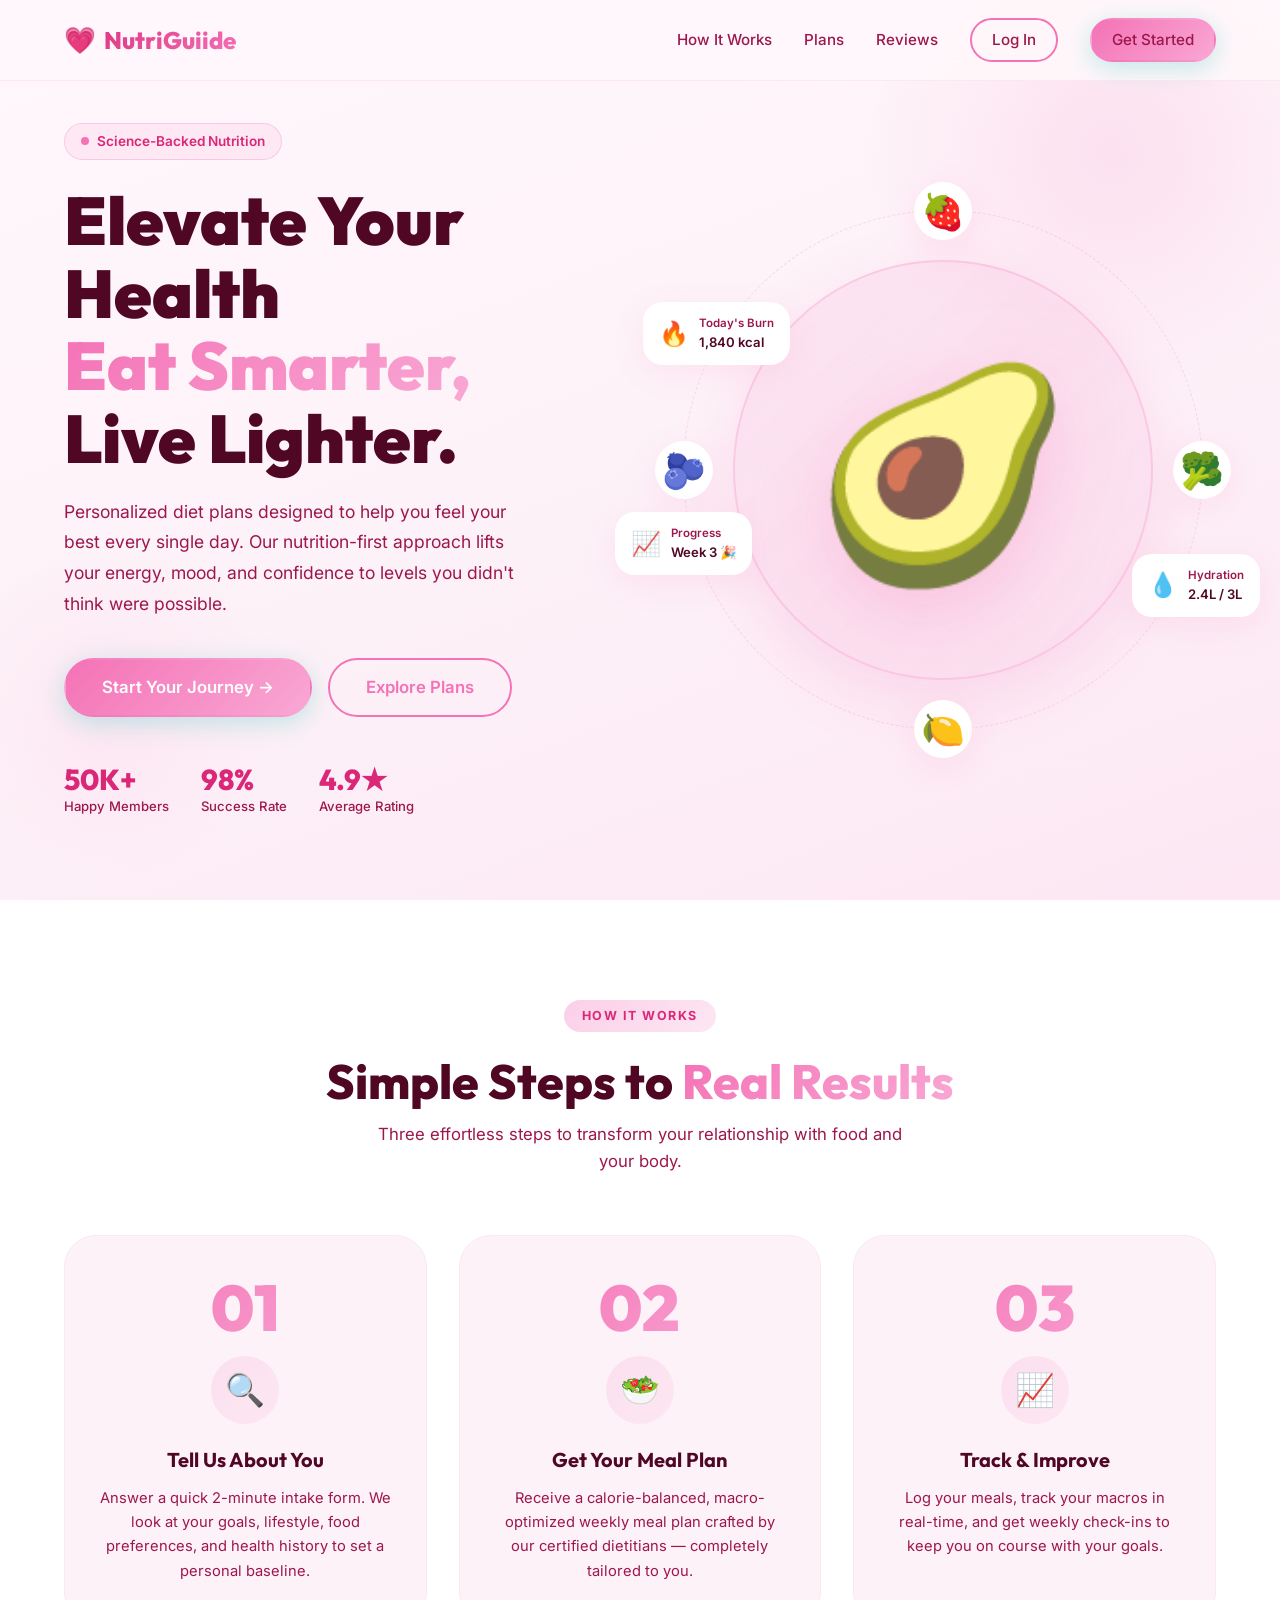
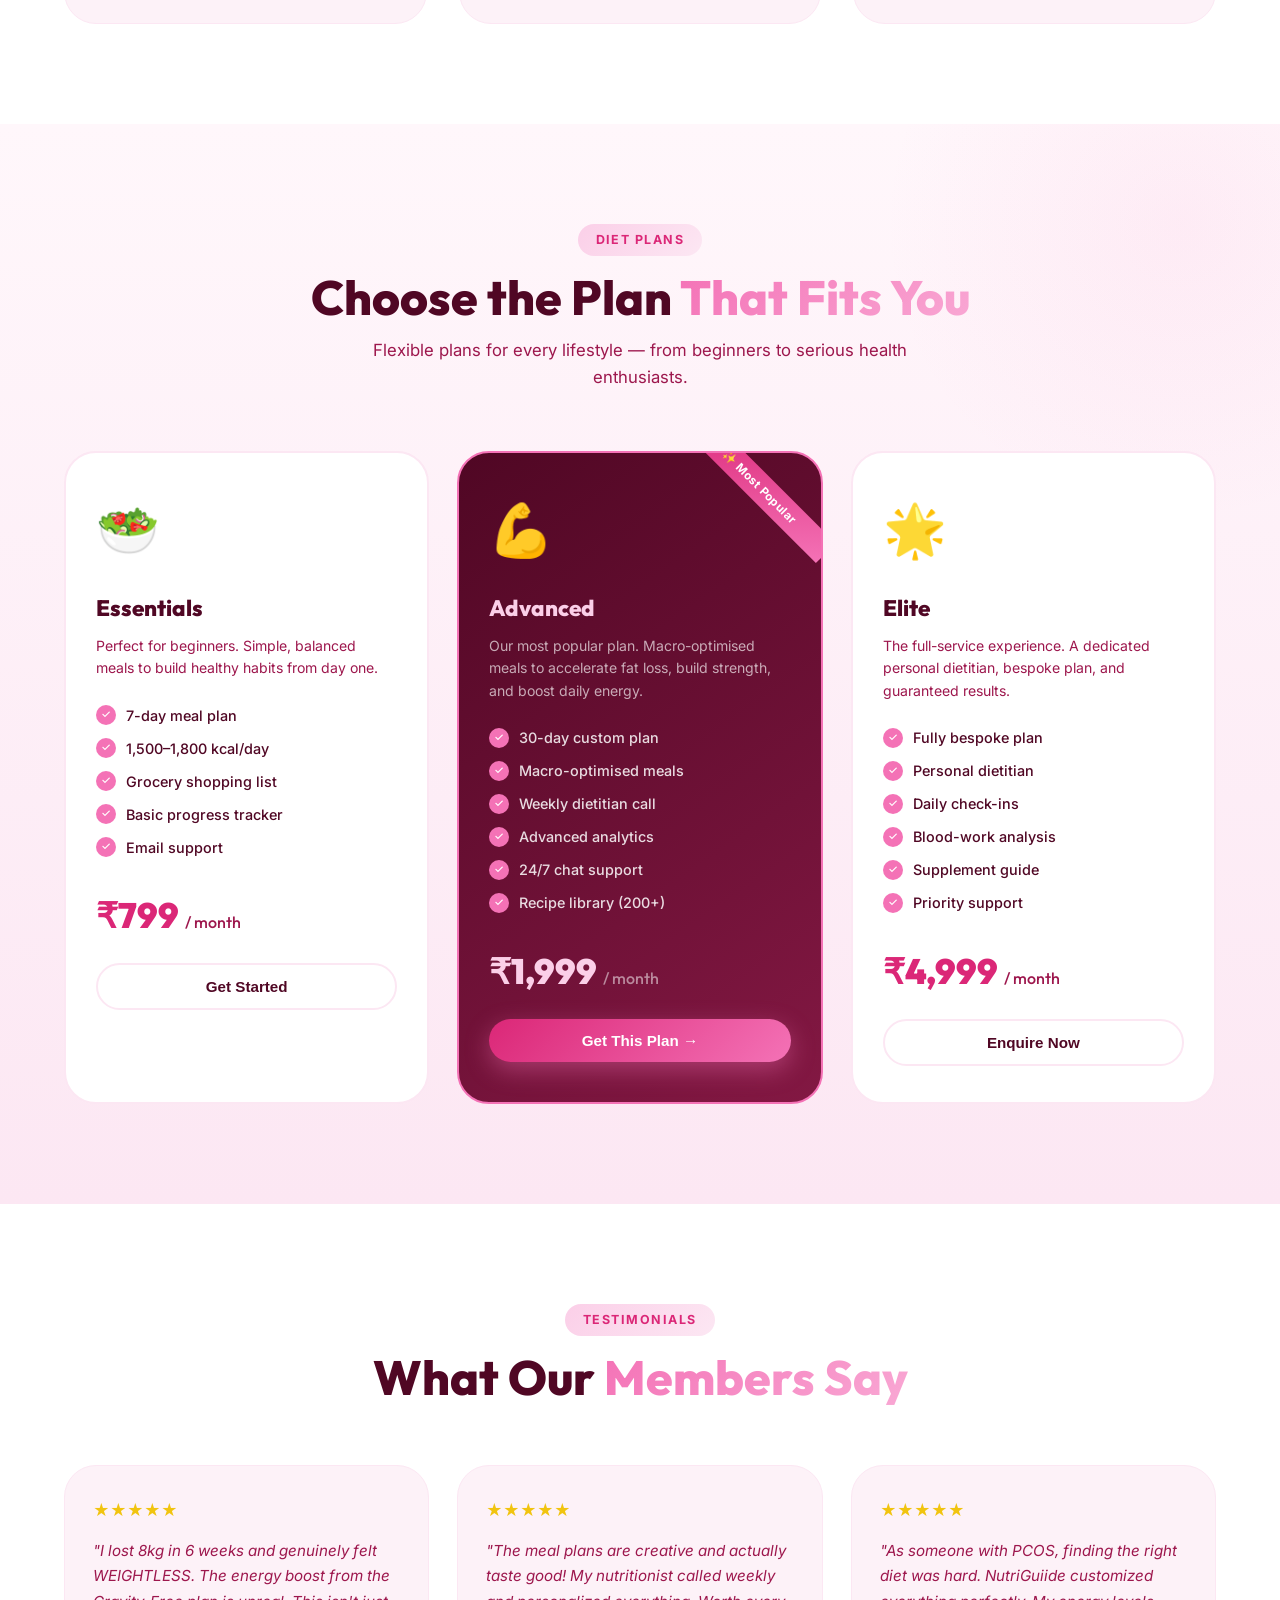
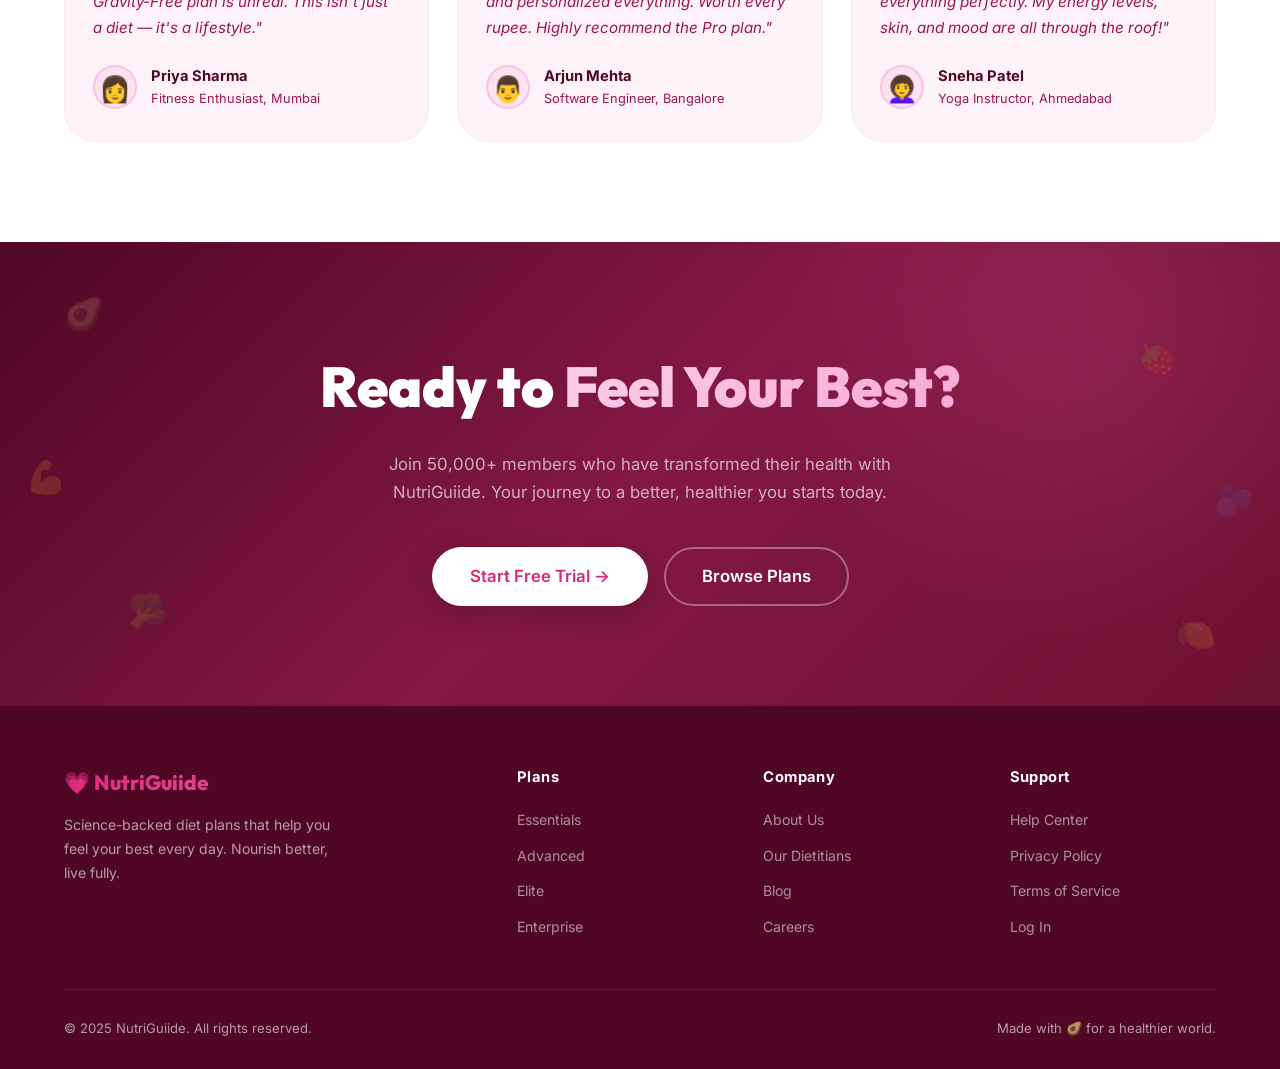
<file: index.html>
<!DOCTYPE html>
<html lang="en">

<head>
  <meta charset="UTF-8" />
  <meta name="viewport" content="width=device-width, initial-scale=1.0" />
  <title>NutriGuiide — Elevate Your Health</title>
  <meta name="description"
    content="Transform your body with NutriGuiide's scientifically designed diet plans. Nourish better, feel lighter, live fully." />
  <link rel="stylesheet" href="style.css" />
</head>

<body>

  <!-- ===== NAVBAR ===== -->
  <nav class="navbar" id="navbar">
    <div class="container nav-inner">
      <a href="index.html" class="nav-logo">
        <span class="emoji">💗</span> NutriGuiide
      </a>
      <ul class="nav-links">
        <li><a href="#how">How It Works</a></li>
        <li><a href="#plans">Plans</a></li>
        <li><a href="#testimonials">Reviews</a></li>
        <li><a href="login.html" class="btn btn-outline" style="padding:8px 20px;">Log In</a></li>
        <li><a href="onboarding.html" class="btn btn-primary" style="padding:8px 20px;">Get Started</a></li>
      </ul>
      <button class="hamburger" id="hamburger" aria-label="Toggle menu">
        <span></span><span></span><span></span>
      </button>
    </div>
  </nav>

  <!-- ===== HERO ===== -->
  <section class="hero">
    <div class="hero-bg-blob blob-1"></div>
    <div class="hero-bg-blob blob-2"></div>
    <div class="container hero-inner">

      <!-- Content -->
      <div class="hero-content">
        <div class="hero-badge fade-in">
          <span class="dot"></span> Science-Backed Nutrition
        </div>
        <h1 class="hero-title fade-in-2">
          Elevate Your Health<br>
          <span class="gradient-text">Eat Smarter,</span><br>
          Live Lighter.
        </h1>
        <p class="hero-desc fade-in-3">
          Personalized diet plans designed to help you feel your best every single day.
          Our nutrition-first approach lifts your energy, mood, and confidence
          to levels you didn't think were possible.
        </p>
        <div class="hero-actions fade-in-3">
          <a href="onboarding.html" class="btn btn-primary btn-lg">Start Your Journey →</a>
          <a href="#plans" class="btn btn-outline btn-lg">Explore Plans</a>
        </div>
        <div class="hero-stats fade-in-3">
          <div class="stat-item">
            <span class="stat-number">50K+</span>
            <span class="stat-label">Happy Members</span>
          </div>
          <div class="stat-item">
            <span class="stat-number">98%</span>
            <span class="stat-label">Success Rate</span>
          </div>
          <div class="stat-item">
            <span class="stat-number">4.9★</span>
            <span class="stat-label">Average Rating</span>
          </div>
        </div>
      </div>

      <!-- Visual -->
      <div class="hero-visual">
        <!-- Mini floating cards -->
        <div class="mini-card mc-1">
          <span class="mc-icon">🔥</span>
          <div>
            <div style="font-size:0.72rem;color:var(--gray-600)">Today's Burn</div>
            <div>1,840 kcal</div>
          </div>
        </div>
        <div class="mini-card mc-2">
          <span class="mc-icon">💧</span>
          <div>
            <div style="font-size:0.72rem;color:var(--gray-600)">Hydration</div>
            <div>2.4L / 3L</div>
          </div>
        </div>
        <div class="mini-card mc-3">
          <span class="mc-icon">📈</span>
          <div>
            <div style="font-size:0.72rem;color:var(--gray-600)">Progress</div>
            <div>Week 3 🎉</div>
          </div>
        </div>

        <!-- Main plate circle -->
        <div class="hero-plate float-hero">
          <span class="plate-emoji">🥑</span>
          <!-- Orbit ring -->
          <div class="orbit-ring">
            <div class="orbit-icon">🍓</div>
            <div class="orbit-icon">🥦</div>
            <div class="orbit-icon">🍋</div>
            <div class="orbit-icon">🫐</div>
          </div>
        </div>
      </div>

    </div>
  </section>

  <!-- ===== HOW IT WORKS ===== -->
  <section class="how-section" id="how">
    <div class="container">
      <div class="reveal" style="text-align:center; margin-bottom: 8px;">
        <span class="section-label">How It Works</span>
      </div>
      <h2 class="section-title reveal" style="text-align:center; margin:0 auto;">
        Simple Steps to <span>Real Results</span>
      </h2>
      <p class="section-sub reveal" style="text-align:center; margin: 12px auto 0;">
        Three effortless steps to transform your relationship with food and your body.
      </p>

      <div class="how-grid">
        <div class="step-card reveal">
          <div class="step-number">01</div>
          <div class="step-icon-wrap">🔍</div>
          <h3 class="step-title">Tell Us About You</h3>
          <p class="step-desc">Answer a quick 2-minute intake form. We look at your goals, lifestyle, food preferences,
            and health history to set a personal baseline.</p>
        </div>
        <div class="step-card reveal">
          <div class="step-number">02</div>
          <div class="step-icon-wrap">🥗</div>
          <h3 class="step-title">Get Your Meal Plan</h3>
          <p class="step-desc">Receive a calorie-balanced, macro-optimized weekly meal plan crafted by our certified
            dietitians — completely tailored to you.</p>
        </div>
        <div class="step-card reveal">
          <div class="step-number">03</div>
          <div class="step-icon-wrap">📈</div>
          <h3 class="step-title">Track & Improve</h3>
          <p class="step-desc">Log your meals, track your macros in real-time, and get weekly check-ins to keep you on
            course with your goals.</p>
        </div>
      </div>
    </div>
  </section>

  <!-- ===== PLANS ===== -->
  <section class="plans-section" id="plans">
    <div class="container">
      <div class="plans-header">
        <span class="section-label reveal">Diet Plans</span>
        <h2 class="section-title reveal">Choose the Plan <span>That Fits You</span></h2>
        <p class="section-sub reveal" style="margin: 12px auto 0; text-align:center;">
          Flexible plans for every lifestyle — from beginners to serious health enthusiasts.
        </p>
      </div>

      <div class="plans-grid">

        <!-- Plan 1 -->
        <div class="plan-card reveal">
          <div class="plan-emoji">🥗</div>
          <h3 class="plan-name">Essentials</h3>
          <p class="plan-desc">Perfect for beginners. Simple, balanced meals to build healthy habits from day one.</p>
          <ul class="plan-features">
            <li><span class="check">✓</span> 7-day meal plan</li>
            <li><span class="check">✓</span> 1,500–1,800 kcal/day</li>
            <li><span class="check">✓</span> Grocery shopping list</li>
            <li><span class="check">✓</span> Basic progress tracker</li>
            <li><span class="check">✓</span> Email support</li>
          </ul>
          <div class="plan-price">₹799 <span>/ month</span></div>
          <button class="plan-cta outline" onclick="window.location.href='onboarding.html'">Get Started</button>
        </div>

        <!-- Plan 2 — Featured -->
        <div class="plan-card featured reveal">
          <div class="plan-emoji">💪</div>
          <h3 class="plan-name">Advanced</h3>
          <p class="plan-desc">Our most popular plan. Macro-optimised meals to accelerate fat loss, build strength, and
            boost daily energy.</p>
          <ul class="plan-features">
            <li><span class="check">✓</span> 30-day custom plan</li>
            <li><span class="check">✓</span> Macro-optimised meals</li>
            <li><span class="check">✓</span> Weekly dietitian call</li>
            <li><span class="check">✓</span> Advanced analytics</li>
            <li><span class="check">✓</span> 24/7 chat support</li>
            <li><span class="check">✓</span> Recipe library (200+)</li>
          </ul>
          <div class="plan-price">₹1,999 <span>/ month</span></div>
          <button class="plan-cta solid" onclick="window.location.href='onboarding.html'">Get This Plan →</button>
        </div>

        <!-- Plan 3 -->
        <div class="plan-card reveal">
          <div class="plan-emoji">🌟</div>
          <h3 class="plan-name">Elite</h3>
          <p class="plan-desc">The full-service experience. A dedicated personal dietitian, bespoke plan, and guaranteed
            results.</p>
          <ul class="plan-features">
            <li><span class="check">✓</span> Fully bespoke plan</li>
            <li><span class="check">✓</span> Personal dietitian</li>
            <li><span class="check">✓</span> Daily check-ins</li>
            <li><span class="check">✓</span> Blood-work analysis</li>
            <li><span class="check">✓</span> Supplement guide</li>
            <li><span class="check">✓</span> Priority support</li>
          </ul>
          <div class="plan-price">₹4,999 <span>/ month</span></div>
          <button class="plan-cta outline" onclick="window.location.href='onboarding.html'">Enquire Now</button>
        </div>

      </div>
    </div>
  </section>

  <!-- ===== TESTIMONIALS ===== -->
  <section class="testimonials-section" id="testimonials">
    <div class="container">
      <div class="testimonials-header">
        <span class="section-label reveal">Testimonials</span>
        <h2 class="section-title reveal">What Our <span>Members Say</span></h2>
      </div>
      <div class="testimonials-grid">

        <div class="testimonial-card reveal">
          <div class="stars">★★★★★</div>
          <p class="testimonial-text">"I lost 8kg in 6 weeks and genuinely felt WEIGHTLESS. The energy boost from the
            Gravity-Free plan is unreal. This isn't just a diet — it's a lifestyle."</p>
          <div class="testimonial-author">
            <div class="author-avatar">👩</div>
            <div>
              <div class="author-name">Priya Sharma</div>
              <div class="author-role">Fitness Enthusiast, Mumbai</div>
            </div>
          </div>
        </div>

        <div class="testimonial-card reveal">
          <div class="stars">★★★★★</div>
          <p class="testimonial-text">"The meal plans are creative and actually taste good! My nutritionist called
            weekly and personalized everything. Worth every rupee. Highly recommend the Pro plan."</p>
          <div class="testimonial-author">
            <div class="author-avatar">👨</div>
            <div>
              <div class="author-name">Arjun Mehta</div>
              <div class="author-role">Software Engineer, Bangalore</div>
            </div>
          </div>
        </div>

        <div class="testimonial-card reveal">
          <div class="stars">★★★★★</div>
          <p class="testimonial-text">"As someone with PCOS, finding the right diet was hard. NutriGuiide customized
            everything perfectly. My energy levels, skin, and mood are all through the roof!"</p>
          <div class="testimonial-author">
            <div class="author-avatar">👩‍🦱</div>
            <div>
              <div class="author-name">Sneha Patel</div>
              <div class="author-role">Yoga Instructor, Ahmedabad</div>
            </div>
          </div>
        </div>

      </div>
    </div>
  </section>

  <!-- ===== CTA SECTION ===== -->
  <section class="cta-section">
    <div class="cta-floaters">
      <span class="cta-floater">🥑</span>
      <span class="cta-floater">🍓</span>
      <span class="cta-floater">🥦</span>
      <span class="cta-floater">🍋</span>
      <span class="cta-floater">💪</span>
      <span class="cta-floater">🫐</span>
    </div>
    <div class="container">
      <div class="cta-inner reveal">
        <h2 class="cta-title">Ready to <span>Feel Your Best?</span></h2>
        <p class="cta-desc">Join 50,000+ members who have transformed their health with NutriGuiide. Your journey to a
          better, healthier you starts today.</p>
        <div class="cta-actions">
          <a href="onboarding.html" class="btn btn-white btn-lg">Start Free Trial →</a>
          <a href="#plans" class="btn btn-ghost btn-lg">Browse Plans</a>
        </div>
      </div>
    </div>
  </section>

  <!-- ===== FOOTER ===== -->
  <footer>
    <div class="container">
      <div class="footer-inner">
        <div class="footer-brand">
          <div class="nav-logo" style="margin-bottom:14px; font-size:1.3rem;">💗 NutriGuiide</div>
          <p>Science-backed diet plans that help you feel your best every day. Nourish better, live fully.</p>
        </div>
        <div class="footer-col">
          <h4>Plans</h4>
          <ul>
            <li><a href="#plans">Essentials</a></li>
            <li><a href="#plans">Advanced</a></li>
            <li><a href="#plans">Elite</a></li>
            <li><a href="login.html">Enterprise</a></li>
          </ul>
        </div>
        <div class="footer-col">
          <h4>Company</h4>
          <ul>
            <li><a href="#">About Us</a></li>
            <li><a href="#">Our Dietitians</a></li>
            <li><a href="#">Blog</a></li>
            <li><a href="#">Careers</a></li>
          </ul>
        </div>
        <div class="footer-col">
          <h4>Support</h4>
          <ul>
            <li><a href="#">Help Center</a></li>
            <li><a href="#">Privacy Policy</a></li>
            <li><a href="#">Terms of Service</a></li>
            <li><a href="login.html">Log In</a></li>
          </ul>
        </div>
      </div>
      <div class="footer-bottom">
        <span>© 2025 NutriGuiide. All rights reserved.</span>
        <span>Made with 🥑 for a healthier world.</span>
      </div>
    </div>
  </footer>

  <script src="main.js"></script>
</body>

</html>
</file>
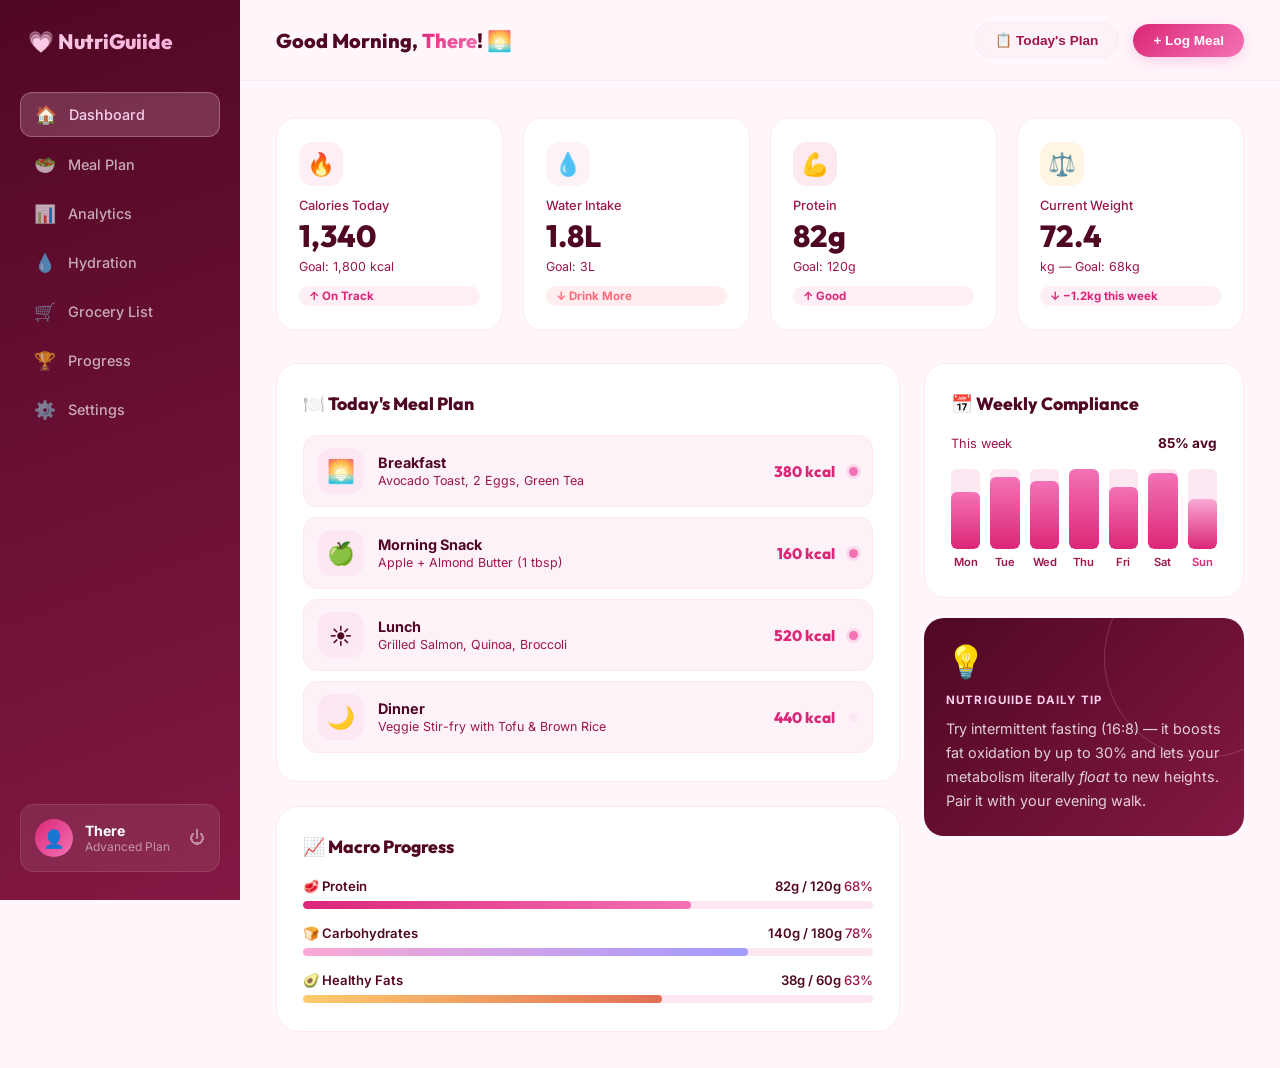
<file: dashboard.html>
<!DOCTYPE html>
<html lang="en">

<head>
  <meta charset="UTF-8" />
  <meta name="viewport" content="width=device-width, initial-scale=1.0" />
  <title>My Dashboard — NutriGuiide</title>
  <meta name="description" content="Your NutriGuiide personal dashboard." />
  <style>
    @import url('https://fonts.googleapis.com/css2?family=Inter:wght@300;400;500;600;700;800;900&family=Outfit:wght@300;400;500;600;700;800&display=swap');

    :root {
      --mint: #f472b6;
      --mint-light: #fbcfe8;
      --mint-dark: #db2777;
      --sky: #f9a8d4;
      --green: #f472b6;
      --white: #fff;
      --off-white: #fff7fb;
      --gray-50: #fdf2f8;
      --gray-100: #fce7f3;
      --gray-600: #9d174d;
      --gray-900: #500724;
    }

    *,
    *::before,
    *::after {
      box-sizing: border-box;
      margin: 0;
      padding: 0;
    }

    html {
      font-size: 16px;
      scroll-behavior: smooth;
    }

    body {
      font-family: 'Inter', sans-serif;
      background: var(--off-white);
      color: var(--gray-900);
      min-height: 100vh;
    }

    @keyframes floatSlow {

      0%,
      100% {
        transform: translateY(0);
      }

      50% {
        transform: translateY(-12px);
      }
    }

    @keyframes slideUp {
      from {
        opacity: 0;
        transform: translateY(30px);
      }

      to {
        opacity: 1;
        transform: translateY(0);
      }
    }

    /* Sidebar */
    .sidebar {
      position: fixed;
      top: 0;
      left: 0;
      bottom: 0;
      width: 240px;
      background: linear-gradient(160deg, #500724, #831843);
      padding: 28px 20px;
      display: flex;
      flex-direction: column;
      gap: 6px;
      z-index: 200;
    }

    .sidebar-logo {
      font-family: 'Outfit', sans-serif;
      font-size: 1.3rem;
      font-weight: 800;
      background: linear-gradient(135deg, var(--mint-light), var(--sky));
      -webkit-background-clip: text;
      -webkit-text-fill-color: transparent;
      background-clip: text;
      display: flex;
      align-items: center;
      gap: 8px;
      margin-bottom: 32px;
      padding: 0 8px;
    }

    .nav-item {
      display: flex;
      align-items: center;
      gap: 12px;
      padding: 11px 14px;
      border-radius: 12px;
      color: rgba(255, 255, 255, 0.65);
      font-size: 0.9rem;
      font-weight: 500;
      cursor: pointer;
      text-decoration: none;
      transition: all 0.25s;
    }

    .nav-item:hover {
      background: rgba(255, 255, 255, 0.1);
      color: #fff;
    }

    .nav-item.active {
      background: rgba(251, 207, 232, 0.2);
      color: var(--mint-light);
      border: 1px solid rgba(251, 207, 232, 0.3);
    }

    .nav-icon {
      font-size: 1.1rem;
    }

    .sidebar-bottom {
      margin-top: auto;
      display: flex;
      align-items: center;
      gap: 12px;
      padding: 14px;
      border-radius: 14px;
      background: rgba(255, 255, 255, 0.08);
      border: 1px solid rgba(255, 255, 255, 0.1);
    }

    .avatar {
      width: 38px;
      height: 38px;
      border-radius: 50%;
      background: linear-gradient(135deg, var(--mint-dark), var(--mint));
      display: flex;
      align-items: center;
      justify-content: center;
      font-size: 1.1rem;
      flex-shrink: 0;
    }

    .user-info .name {
      font-size: 0.88rem;
      font-weight: 700;
      color: #fff;
    }

    .user-info .plan {
      font-size: 0.75rem;
      color: rgba(255, 255, 255, 0.5);
    }

    .logout-btn {
      margin-left: auto;
      background: none;
      border: none;
      color: rgba(255, 255, 255, 0.45);
      cursor: pointer;
      font-size: 1rem;
      transition: color 0.2s;
    }

    .logout-btn:hover {
      color: #ff6b7a;
    }

    /* Main content */
    .main-wrap {
      margin-left: 240px;
      min-height: 100vh;
    }

    /* Top bar */
    .topbar {
      padding: 22px 36px;
      display: flex;
      align-items: center;
      justify-content: space-between;
      border-bottom: 1px solid var(--gray-100);
      background: rgba(255, 247, 251, 0.92);
      backdrop-filter: blur(12px);
      position: sticky;
      top: 0;
      z-index: 100;
    }

    .topbar-greeting {
      font-family: 'Outfit', sans-serif;
      font-size: 1.4rem;
      font-weight: 800;
    }

    .topbar-greeting span {
      background: linear-gradient(135deg, var(--mint-dark), var(--mint));
      -webkit-background-clip: text;
      -webkit-text-fill-color: transparent;
      background-clip: text;
    }

    .topbar-right {
      display: flex;
      align-items: center;
      gap: 14px;
    }

    .top-btn {
      padding: 9px 20px;
      border-radius: 999px;
      font-size: 0.85rem;
      font-weight: 600;
      cursor: pointer;
      border: none;
      transition: all 0.25s;
    }

    .top-btn.primary {
      background: linear-gradient(135deg, var(--mint-dark), var(--mint));
      color: #fff;
      box-shadow: 0 4px 16px rgba(244, 114, 182, 0.32);
    }

    .top-btn.primary:hover {
      transform: translateY(-2px);
      box-shadow: 0 8px 24px rgba(244, 114, 182, 0.48);
    }

    .top-btn.ghost {
      background: var(--gray-50);
      color: var(--gray-600);
      border: 1.5px solid var(--gray-100);
    }

    .top-btn.ghost:hover {
      border-color: var(--mint);
      color: var(--mint-dark);
    }

    /* Content area */
    .content {
      padding: 36px;
    }

    /* Stats row */
    .stats-row {
      display: grid;
      grid-template-columns: repeat(4, 1fr);
      gap: 20px;
      margin-bottom: 32px;
    }

    .stat-card {
      background: var(--white);
      border: 1.5px solid var(--gray-100);
      border-radius: 20px;
      padding: 24px 22px;
      display: flex;
      flex-direction: column;
      gap: 8px;
      transition: all 0.35s cubic-bezier(0.23, 1, 0.32, 1);
      animation: slideUp 0.6s ease both;
    }

    .stat-card:nth-child(1) {
      animation-delay: 0.05s;
    }

    .stat-card:nth-child(2) {
      animation-delay: 0.1s;
    }

    .stat-card:nth-child(3) {
      animation-delay: 0.15s;
    }

    .stat-card:nth-child(4) {
      animation-delay: 0.2s;
    }

    .stat-card:hover {
      transform: translateY(-6px);
      box-shadow: 0 16px 48px rgba(244, 114, 182, 0.15);
    }

    .stat-icon-wrap {
      width: 44px;
      height: 44px;
      border-radius: 14px;
      display: flex;
      align-items: center;
      justify-content: center;
      font-size: 1.4rem;
      margin-bottom: 4px;
    }

    .ic-green {
      background: rgba(244, 114, 182, 0.12);
    }

    .ic-blue {
      background: rgba(249, 168, 212, 0.15);
    }

    .ic-mint {
      background: rgba(219, 39, 119, 0.1);
    }

    .ic-orange {
      background: rgba(253, 203, 110, 0.2);
    }

    .stat-label-text {
      font-size: 0.8rem;
      color: var(--gray-600);
      font-weight: 500;
    }

    .stat-value {
      font-family: 'Outfit', sans-serif;
      font-size: 1.9rem;
      font-weight: 800;
      color: var(--gray-900);
      line-height: 1;
    }

    .stat-sub {
      font-size: 0.78rem;
      color: var(--gray-600);
    }

    .stat-badge {
      display: inline-block;
      font-size: 0.72rem;
      font-weight: 700;
      padding: 3px 10px;
      border-radius: 999px;
      margin-top: 4px;
    }

    .badge-up {
      background: rgba(244, 114, 182, 0.12);
      color: var(--mint-dark);
    }

    .badge-down {
      background: rgba(255, 107, 122, 0.12);
      color: #ff6b7a;
    }

    /* Main grid */
    .main-grid {
      display: grid;
      grid-template-columns: 1fr 320px;
      gap: 24px;
    }

    /* Card base */
    .card {
      background: var(--white);
      border: 1.5px solid var(--gray-100);
      border-radius: 22px;
      padding: 28px 26px;
      animation: slideUp 0.6s 0.25s ease both;
    }

    .card-title {
      font-family: 'Outfit', sans-serif;
      font-size: 1.1rem;
      font-weight: 800;
      margin-bottom: 20px;
      display: flex;
      align-items: center;
      gap: 8px;
      color: var(--gray-900);
    }

    /* Meal plan card */
    .meal-row {
      display: flex;
      align-items: center;
      gap: 14px;
      padding: 12px 14px;
      border-radius: 14px;
      background: var(--gray-50);
      border: 1px solid var(--gray-100);
      margin-bottom: 10px;
      transition: all 0.25s;
      cursor: pointer;
    }

    .meal-row:hover {
      background: rgba(244, 114, 182, 0.06);
      border-color: rgba(244, 114, 182, 0.25);
    }

    .meal-row:last-child {
      margin-bottom: 0;
    }

    .meal-circle {
      width: 46px;
      height: 46px;
      border-radius: 14px;
      font-size: 1.4rem;
      display: flex;
      align-items: center;
      justify-content: center;
      flex-shrink: 0;
      background: linear-gradient(135deg, rgba(244, 114, 182, 0.1), rgba(249, 168, 212, 0.12));
      animation: floatSlow 5s ease-in-out infinite;
    }

    .meal-row:nth-child(2) .meal-circle {
      animation-delay: -1.5s;
    }

    .meal-row:nth-child(3) .meal-circle {
      animation-delay: -3s;
    }

    .meal-row:nth-child(4) .meal-circle {
      animation-delay: -4.5s;
    }

    .meal-detail {
      flex: 1;
    }

    .meal-name-d {
      font-size: 0.9rem;
      font-weight: 700;
      color: var(--gray-900);
    }

    .meal-items {
      font-size: 0.78rem;
      color: var(--gray-600);
      margin-top: 2px;
    }

    .meal-kcal {
      font-family: 'Outfit', sans-serif;
      font-size: 0.95rem;
      font-weight: 800;
      color: var(--mint-dark);
      white-space: nowrap;
    }

    .meal-status {
      width: 9px;
      height: 9px;
      border-radius: 50%;
      flex-shrink: 0;
    }

    .done {
      background: var(--mint);
      box-shadow: 0 0 0 3px rgba(244, 114, 182, 0.2);
    }

    .pending {
      background: var(--gray-100);
    }

    /* Macro Progress */
    .macro-row {
      margin-bottom: 16px;
    }

    .macro-row:last-child {
      margin-bottom: 0;
    }

    .macro-label {
      display: flex;
      justify-content: space-between;
      font-size: 0.82rem;
      font-weight: 600;
      margin-bottom: 7px;
    }

    .macro-pct {
      color: var(--gray-600);
      font-weight: 500;
    }

    .macro-bar-bg {
      height: 8px;
      border-radius: 9999px;
      background: var(--gray-100);
      overflow: hidden;
    }

    .macro-bar-fill {
      height: 100%;
      border-radius: 9999px;
      transition: width 1.2s cubic-bezier(0.23, 1, 0.32, 1);
    }

    .fill-protein {
      background: linear-gradient(90deg, var(--mint-dark), var(--mint));
    }

    .fill-carbs {
      background: linear-gradient(90deg, var(--sky), #a29bfe);
    }

    .fill-fat {
      background: linear-gradient(90deg, #fdcb6e, #e17055);
    }

    /* Weekly progress */
    .week-label {
      display: flex;
      justify-content: space-between;
      align-items: center;
      margin-bottom: 18px;
    }

    .week-label span {
      font-size: 0.8rem;
      color: var(--gray-600);
    }

    .week-label strong {
      font-size: 0.85rem;
      color: var(--gray-900);
    }

    .week-bars {
      display: flex;
      align-items: flex-end;
      gap: 10px;
      height: 100px;
    }

    .week-bar-col {
      flex: 1;
      display: flex;
      flex-direction: column;
      align-items: center;
      gap: 6px;
    }

    .week-bar-outer {
      width: 100%;
      background: var(--gray-100);
      border-radius: 6px;
      height: 80px;
      display: flex;
      align-items: flex-end;
      overflow: hidden;
    }

    .week-bar-inner {
      width: 100%;
      border-radius: 6px;
      background: linear-gradient(180deg, var(--mint), var(--mint-dark));
      transition: height 1.2s cubic-bezier(0.23, 1, 0.32, 1);
    }

    .week-bar-inner.today {
      background: linear-gradient(180deg, #f9a8d4, #db2777);
    }

    .week-day {
      font-size: 0.7rem;
      color: var(--gray-600);
      font-weight: 600;
    }

    /* Tip card */
    .tip-card {
      background: linear-gradient(135deg, #500724, #831843);
      color: #fff;
      border-radius: 20px;
      padding: 24px 22px;
      margin-top: 20px;
      position: relative;
      overflow: hidden;
      animation: slideUp 0.6s 0.3s ease both;
    }

    .tip-card::before {
      content: '';
      position: absolute;
      width: 200px;
      height: 200px;
      border-radius: 50%;
      border: 1px solid rgba(251, 207, 232, 0.2);
      top: -60px;
      right: -60px;
    }

    .tip-label {
      font-size: 0.72rem;
      font-weight: 700;
      letter-spacing: 0.1em;
      text-transform: uppercase;
      color: var(--mint-light);
      margin-bottom: 10px;
    }

    .tip-text {
      font-size: 0.9rem;
      line-height: 1.65;
      color: rgba(255, 255, 255, 0.8);
    }

    .tip-emoji {
      font-size: 2rem;
      margin-bottom: 12px;
      animation: floatSlow 5s ease-in-out infinite;
      display: block;
    }

    /* ---- Section switching ---- */
    .page-section {
      display: none;
      animation: slideUp 0.45s ease both;
    }

    .page-section.active {
      display: block;
    }

    /* Placeholder section cards */
    .placeholder-wrap {
      display: flex;
      flex-direction: column;
      align-items: center;
      justify-content: center;
      min-height: 55vh;
      text-align: center;
      gap: 16px;
    }

    .placeholder-icon {
      font-size: 4rem;
      animation: floatSlow 5s ease-in-out infinite;
    }

    .placeholder-title {
      font-family: 'Outfit', sans-serif;
      font-size: 1.6rem;
      font-weight: 800;
      color: var(--gray-900);
    }

    .placeholder-sub {
      font-size: 0.95rem;
      color: var(--gray-600);
      max-width: 400px;
      line-height: 1.65;
    }

    .placeholder-btn {
      margin-top: 8px;
      padding: 11px 28px;
      border-radius: 999px;
      background: linear-gradient(135deg, var(--mint-dark), var(--mint));
      color: #fff;
      font-weight: 700;
      font-size: 0.92rem;
      border: none;
      cursor: pointer;
      box-shadow: 0 6px 20px rgba(244, 114, 182, 0.3);
      transition: all 0.3s;
    }

    .placeholder-btn:hover {
      transform: translateY(-2px);
      box-shadow: 0 12px 32px rgba(244, 114, 182, 0.45);
    }

    /* Hydration tracker */
    .hydration-cups {
      display: flex;
      gap: 10px;
      flex-wrap: wrap;
      margin: 18px 0;
    }

    .cup {
      width: 42px;
      height: 52px;
      border-radius: 8px;
      border: 2px solid var(--gray-100);
      background: var(--gray-50);
      display: flex;
      align-items: center;
      justify-content: center;
      font-size: 1.3rem;
      cursor: pointer;
      transition: all 0.25s;
    }

    .cup.filled {
      background: rgba(244, 114, 182, 0.12);
      border-color: var(--mint);
    }

    .cup:hover {
      transform: translateY(-3px);
      box-shadow: 0 6px 16px rgba(244, 114, 182, 0.2);
    }

    /* Responsive */
    @media(max-width:1024px) {
      .stats-row {
        grid-template-columns: repeat(2, 1fr);
      }
    }

    @media(max-width:900px) {
      .sidebar {
        transform: translateX(-100%);
      }

      .main-wrap {
        margin-left: 0;
      }

      .main-grid {
        grid-template-columns: 1fr;
      }
    }

    @media(max-width:600px) {
      .stats-row {
        grid-template-columns: 1fr 1fr;
      }

      .content {
        padding: 20px;
      }

      .topbar {
        padding: 16px 20px;
      }
    }
  </style>
</head>

<body>

  <!-- ===== SIDEBAR ===== -->
  <aside class="sidebar">
    <div class="sidebar-logo">💗 NutriGuiide</div>

    <a class="nav-item active" data-section="dashboard" onclick="showSection('dashboard',this)">
      <span class="nav-icon">🏠</span> Dashboard
    </a>
    <a class="nav-item" data-section="mealplan" onclick="showSection('mealplan',this)">
      <span class="nav-icon">🥗</span> Meal Plan
    </a>
    <a class="nav-item" data-section="analytics" onclick="showSection('analytics',this)">
      <span class="nav-icon">📊</span> Analytics
    </a>
    <a class="nav-item" data-section="hydration" onclick="showSection('hydration',this)">
      <span class="nav-icon">💧</span> Hydration
    </a>
    <a class="nav-item" data-section="grocery" onclick="showSection('grocery',this)">
      <span class="nav-icon">🛒</span> Grocery List
    </a>
    <a class="nav-item" data-section="progress" onclick="showSection('progress',this)">
      <span class="nav-icon">🏆</span> Progress
    </a>
    <a class="nav-item" data-section="settings" onclick="showSection('settings',this)">
      <span class="nav-icon">⚙️</span> Settings
    </a>

    <div class="sidebar-bottom">
      <div class="avatar">👤</div>
      <div class="user-info">
        <div class="name" id="sidebarName">User</div>
        <div class="plan">Advanced Plan</div>
      </div>
      <button class="logout-btn" id="logoutBtn" title="Log out">⏻</button>
    </div>
  </aside>

  <!-- ===== MAIN ===== -->
  <div class="main-wrap">

    <!-- Topbar -->
    <div class="topbar">
      <div class="topbar-greeting" style="font-size:1.25rem;">
        Good Morning, <span id="topbarName">Champion</span>! 🌅
      </div>
      <div class="topbar-right">
        <button class="top-btn ghost">📋 Today's Plan</button>
        <button class="top-btn primary">+ Log Meal</button>
      </div>
    </div>

    <!-- Content -->
    <div class="content">

      <!-- ======== DASHBOARD SECTION ======== -->
      <div class="page-section active" id="section-dashboard">

        <!-- Stats row -->
        <div class="stats-row">
          <div class="stat-card">
            <div class="stat-icon-wrap ic-green">🔥</div>
            <div class="stat-label-text">Calories Today</div>
            <div class="stat-value">1,340</div>
            <div class="stat-sub">Goal: 1,800 kcal</div>
            <span class="stat-badge badge-up">↑ On Track</span>
          </div>
          <div class="stat-card">
            <div class="stat-icon-wrap ic-blue">💧</div>
            <div class="stat-label-text">Water Intake</div>
            <div class="stat-value">1.8L</div>
            <div class="stat-sub">Goal: 3L</div>
            <span class="stat-badge badge-down">↓ Drink More</span>
          </div>
          <div class="stat-card">
            <div class="stat-icon-wrap ic-mint">💪</div>
            <div class="stat-label-text">Protein</div>
            <div class="stat-value">82g</div>
            <div class="stat-sub">Goal: 120g</div>
            <span class="stat-badge badge-up">↑ Good</span>
          </div>
          <div class="stat-card">
            <div class="stat-icon-wrap ic-orange">⚖️</div>
            <div class="stat-label-text">Current Weight</div>
            <div class="stat-value">72.4</div>
            <div class="stat-sub">kg — Goal: 68kg</div>
            <span class="stat-badge badge-up">↓ −1.2kg this week</span>
          </div>
        </div>

        <!-- Main grid -->
        <div class="main-grid">

          <!-- Left column -->
          <div>

            <!-- Today's Meals -->
            <div class="card" style="margin-bottom:24px;">
              <div class="card-title">🍽️ Today's Meal Plan</div>

              <div class="meal-row">
                <div class="meal-circle">🌅</div>
                <div class="meal-detail">
                  <div class="meal-name-d">Breakfast</div>
                  <div class="meal-items">Avocado Toast, 2 Eggs, Green Tea</div>
                </div>
                <div class="meal-kcal">380 kcal</div>
                <div class="meal-status done"></div>
              </div>

              <div class="meal-row">
                <div class="meal-circle">🍏</div>
                <div class="meal-detail">
                  <div class="meal-name-d">Morning Snack</div>
                  <div class="meal-items">Apple + Almond Butter (1 tbsp)</div>
                </div>
                <div class="meal-kcal">160 kcal</div>
                <div class="meal-status done"></div>
              </div>

              <div class="meal-row">
                <div class="meal-circle">☀️</div>
                <div class="meal-detail">
                  <div class="meal-name-d">Lunch</div>
                  <div class="meal-items">Grilled Salmon, Quinoa, Broccoli</div>
                </div>
                <div class="meal-kcal">520 kcal</div>
                <div class="meal-status done"></div>
              </div>

              <div class="meal-row">
                <div class="meal-circle">🌙</div>
                <div class="meal-detail">
                  <div class="meal-name-d">Dinner</div>
                  <div class="meal-items">Veggie Stir-fry with Tofu & Brown Rice</div>
                </div>
                <div class="meal-kcal">440 kcal</div>
                <div class="meal-status pending"></div>
              </div>

            </div>

            <!-- Macro tracker -->
            <div class="card">
              <div class="card-title">📈 Macro Progress</div>

              <div class="macro-row">
                <div class="macro-label">
                  <span>🥩 Protein</span>
                  <span>82g / 120g <span class="macro-pct">68%</span></span>
                </div>
                <div class="macro-bar-bg">
                  <div class="macro-bar-fill fill-protein" style="width:68%"></div>
                </div>
              </div>

              <div class="macro-row">
                <div class="macro-label">
                  <span>🍞 Carbohydrates</span>
                  <span>140g / 180g <span class="macro-pct">78%</span></span>
                </div>
                <div class="macro-bar-bg">
                  <div class="macro-bar-fill fill-carbs" style="width:78%"></div>
                </div>
              </div>

              <div class="macro-row">
                <div class="macro-label">
                  <span>🥑 Healthy Fats</span>
                  <span>38g / 60g <span class="macro-pct">63%</span></span>
                </div>
                <div class="macro-bar-bg">
                  <div class="macro-bar-fill fill-fat" style="width:63%"></div>
                </div>
              </div>

            </div>
          </div>

          <!-- Right column -->
          <div>

            <!-- Weekly bar chart -->
            <div class="card" style="margin-bottom:0;">
              <div class="card-title">📅 Weekly Compliance</div>
              <div class="week-label">
                <span>This week</span>
                <strong>85% avg</strong>
              </div>
              <div class="week-bars">
                <div class="week-bar-col">
                  <div class="week-bar-outer">
                    <div class="week-bar-inner" style="height:72%"></div>
                  </div>
                  <div class="week-day">Mon</div>
                </div>
                <div class="week-bar-col">
                  <div class="week-bar-outer">
                    <div class="week-bar-inner" style="height:90%"></div>
                  </div>
                  <div class="week-day">Tue</div>
                </div>
                <div class="week-bar-col">
                  <div class="week-bar-outer">
                    <div class="week-bar-inner" style="height:85%"></div>
                  </div>
                  <div class="week-day">Wed</div>
                </div>
                <div class="week-bar-col">
                  <div class="week-bar-outer">
                    <div class="week-bar-inner" style="height:100%"></div>
                  </div>
                  <div class="week-day">Thu</div>
                </div>
                <div class="week-bar-col">
                  <div class="week-bar-outer">
                    <div class="week-bar-inner" style="height:78%"></div>
                  </div>
                  <div class="week-day">Fri</div>
                </div>
                <div class="week-bar-col">
                  <div class="week-bar-outer">
                    <div class="week-bar-inner" style="height:95%"></div>
                  </div>
                  <div class="week-day">Sat</div>
                </div>
                <div class="week-bar-col">
                  <div class="week-bar-outer">
                    <div class="week-bar-inner today" style="height:63%"></div>
                  </div>
                  <div class="week-day" style="color:var(--mint-dark)">Sun</div>
                </div>
              </div>
            </div>

            <!-- Daily tip -->
            <div class="tip-card">
              <span class="tip-emoji">💡</span>
              <div class="tip-label">NutriGuiide Daily Tip</div>
              <p class="tip-text">
                Try intermittent fasting (16:8) — it boosts fat oxidation by up to 30% and lets your metabolism
                literally <em>float</em> to new heights. Pair it with your evening walk.
              </p>
            </div>

          </div>
        </div>

      </div><!-- /section-dashboard -->

      <!-- ======== MEAL PLAN SECTION ======== -->
      <div class="page-section" id="section-mealplan">
        <div class="card">
          <div class="card-title">🥗 Full Weekly Meal Plan</div>
          <div style="display:grid;gap:14px;">
            <div class="meal-row">
              <div class="meal-circle">Mon</div>
              <div class="meal-detail">
                <div class="meal-name-d">Overnight Oats + Banana + Boiled Eggs</div>
                <div class="meal-items">Breakfast · Lunch: Dal Khichdi · Dinner: Grilled Chicken &amp; Salad</div>
              </div>
              <div class="meal-kcal">1,680 kcal</div>
            </div>
            <div class="meal-row">
              <div class="meal-circle">Tue</div>
              <div class="meal-detail">
                <div class="meal-name-d">Poha + Sprouts + Roti &amp; Sabzi</div>
                <div class="meal-items">Breakfast · Lunch: Brown Rice Bowl · Dinner: Paneer Tikka</div>
              </div>
              <div class="meal-kcal">1,720 kcal</div>
            </div>
            <div class="meal-row">
              <div class="meal-circle">Wed</div>
              <div class="meal-detail">
                <div class="meal-name-d">Smoothie Bowl + Salmon Lunch</div>
                <div class="meal-items">Breakfast · Lunch: Grilled Salmon &amp; Quinoa · Dinner: Stir-fry</div>
              </div>
              <div class="meal-kcal">1,640 kcal</div>
            </div>
            <div class="meal-row">
              <div class="meal-circle">Thu</div>
              <div class="meal-detail">
                <div class="meal-name-d">Avocado Toast + Chana Masala</div>
                <div class="meal-items">Breakfast · Lunch: Chana Bowl · Dinner: Mushroom Pasta</div>
              </div>
              <div class="meal-kcal">1,700 kcal</div>
            </div>
            <div class="meal-row">
              <div class="meal-circle">Fri</div>
              <div class="meal-detail">
                <div class="meal-name-d">Greek Yogurt + Veggie Wrap</div>
                <div class="meal-items">Breakfast · Lunch: Tuna Wrap · Dinner: Tofu Curry &amp; Rice</div>
              </div>
              <div class="meal-kcal">1,660 kcal</div>
            </div>
            <div class="meal-row">
              <div class="meal-circle">Sat</div>
              <div class="meal-detail">
                <div class="meal-name-d">Egg Bhurji + Mixed Dal</div>
                <div class="meal-items">Breakfast · Lunch: Rajma Rice · Dinner: Grilled Fish</div>
              </div>
              <div class="meal-kcal">1,750 kcal</div>
            </div>
            <div class="meal-row">
              <div class="meal-circle">Sun</div>
              <div class="meal-detail">
                <div class="meal-name-d">Fruit Bowl + Whole Wheat Thali</div>
                <div class="meal-items">Breakfast · Lunch: Dal + Roti + Sabzi · Dinner: Soup &amp; Salad</div>
              </div>
              <div class="meal-kcal">1,580 kcal</div>
            </div>
          </div>
        </div>
      </div><!-- /section-mealplan -->

      <!-- ======== ANALYTICS SECTION ======== -->
      <div class="page-section" id="section-analytics">
        <div style="display:grid;grid-template-columns:1fr 1fr;gap:20px;margin-bottom:20px;">
          <div class="stat-card">
            <div class="stat-icon-wrap ic-green">📉</div>
            <div class="stat-label-text">Weight Lost</div>
            <div class="stat-value">4.2 kg</div>
            <div class="stat-sub">Since you started</div><span class="stat-badge badge-up">↓ Great progress</span>
          </div>
          <div class="stat-card">
            <div class="stat-icon-wrap ic-mint">🗓️</div>
            <div class="stat-label-text">Streak</div>
            <div class="stat-value">18 days</div>
            <div class="stat-sub">Consecutive logging</div><span class="stat-badge badge-up">🔥 On fire</span>
          </div>
          <div class="stat-card">
            <div class="stat-icon-wrap ic-blue">🍽️</div>
            <div class="stat-label-text">Meals Logged</div>
            <div class="stat-value">72</div>
            <div class="stat-sub">This month</div><span class="stat-badge badge-up">↑ 95% compliance</span>
          </div>
          <div class="stat-card">
            <div class="stat-icon-wrap ic-orange">⚡</div>
            <div class="stat-label-text">Avg. Calories</div>
            <div class="stat-value">1,690</div>
            <div class="stat-sub">Daily (last 7 days)</div><span class="stat-badge badge-up">↑ Within goal</span>
          </div>
        </div>
        <div class="card">
          <div class="card-title">📊 Macro Split (Monthly Average)</div>
          <div class="macro-row">
            <div class="macro-label"><span>🥩 Protein</span><span>avg 95g / 120g</span></div>
            <div class="macro-bar-bg">
              <div class="macro-bar-fill fill-protein" style="width:79%"></div>
            </div>
          </div>
          <div class="macro-row" style="margin-top:14px;">
            <div class="macro-label"><span>🍞 Carbs</span><span>avg 165g / 180g</span></div>
            <div class="macro-bar-bg">
              <div class="macro-bar-fill fill-carbs" style="width:92%"></div>
            </div>
          </div>
          <div class="macro-row" style="margin-top:14px;">
            <div class="macro-label"><span>🥑 Fats</span><span>avg 48g / 60g</span></div>
            <div class="macro-bar-bg">
              <div class="macro-bar-fill fill-fat" style="width:80%"></div>
            </div>
          </div>
        </div>
      </div><!-- /section-analytics -->

      <!-- ======== HYDRATION SECTION ======== -->
      <div class="page-section" id="section-hydration">
        <div class="card">
          <div class="card-title">💧 Hydration Tracker</div>
          <p style="font-size:0.88rem;color:var(--gray-600);margin-bottom:18px;">Daily goal: <strong>3L (12
              glasses)</strong>. Click a glass to mark it as drank.</p>
          <div class="hydration-cups" id="cupGrid"></div>
          <p id="hydrationStatus" style="font-size:0.92rem;font-weight:600;color:var(--mint-dark);margin-top:4px;">0 /
            12 glasses (0.0L)</p>
          <div style="height:8px;border-radius:9999px;background:var(--gray-100);margin-top:14px;overflow:hidden;">
            <div id="hydrationBar"
              style="height:100%;border-radius:9999px;background:linear-gradient(90deg,var(--sky),#4b8de3);width:0%;transition:width 0.5s ease;">
            </div>
          </div>
        </div>
      </div><!-- /section-hydration -->

      <!-- ======== GROCERY SECTION ======== -->
      <div class="page-section" id="section-grocery">
        <div class="card">
          <div class="card-title">🛒 This Week's Grocery List</div>
          <div style="display:grid;grid-template-columns:1fr 1fr;gap:10px;">
            <div id="groceryList"></div>
            <div id="groceryList2"></div>
          </div>
        </div>
      </div><!-- /section-grocery -->

      <!-- ======== PROGRESS SECTION ======== -->
      <div class="page-section" id="section-progress">
        <div style="display:grid;grid-template-columns:1fr 1fr;gap:20px;">
          <div class="card">
            <div class="card-title">⚖️ Weight History</div>
            <div style="display:flex;flex-direction:column;gap:10px;">
              <div class="meal-row">
                <div class="meal-name-d" style="flex:1;">Week 1</div>
                <div class="meal-kcal">76.6 kg</div>
              </div>
              <div class="meal-row">
                <div class="meal-name-d" style="flex:1;">Week 2</div>
                <div class="meal-kcal">75.1 kg</div>
              </div>
              <div class="meal-row">
                <div class="meal-name-d" style="flex:1;">Week 3</div>
                <div class="meal-kcal">73.8 kg</div>
              </div>
              <div class="meal-row" style="background:rgba(78,205,196,0.07);border-color:rgba(78,205,196,0.2);">
                <div class="meal-name-d" style="flex:1;">Now</div>
                <div class="meal-kcal" style="color:var(--green);">72.4 kg ↓</div>
              </div>
            </div>
          </div>
          <div class="card">
            <div class="card-title">🏆 Achievements</div>
            <div style="display:flex;flex-direction:column;gap:12px;">
              <div style="display:flex;align-items:center;gap:12px;"><span style="font-size:1.8rem;">🌟</span>
                <div>
                  <div style="font-weight:700;font-size:0.9rem;">First Week Done</div>
                  <div style="font-size:0.78rem;color:var(--gray-600);">Completed your first full week</div>
                </div>
              </div>
              <div style="display:flex;align-items:center;gap:12px;"><span style="font-size:1.8rem;">🔥</span>
                <div>
                  <div style="font-weight:700;font-size:0.9rem;">18-Day Streak</div>
                  <div style="font-size:0.78rem;color:var(--gray-600);">Logged meals 18 days in a row</div>
                </div>
              </div>
              <div style="display:flex;align-items:center;gap:12px;"><span style="font-size:1.8rem;">💧</span>
                <div>
                  <div style="font-weight:700;font-size:0.9rem;">Hydration Hero</div>
                  <div style="font-size:0.78rem;color:var(--gray-600);">Hit 3L water goal 5 days straight</div>
                </div>
              </div>
              <div style="display:flex;align-items:center;gap:12px;opacity:0.4;"><span
                  style="font-size:1.8rem;">🏅</span>
                <div>
                  <div style="font-weight:700;font-size:0.9rem;">-5 kg Milestone</div>
                  <div style="font-size:0.78rem;color:var(--gray-600);">Lose 5 kg total — almost there!</div>
                </div>
              </div>
            </div>
          </div>
        </div>
      </div><!-- /section-progress -->

      <!-- ======== SETTINGS SECTION ======== -->
      <div class="page-section" id="section-settings">
        <div class="card" style="max-width:600px;">
          <div class="card-title">⚙️ Account Settings</div>
          <div style="display:flex;flex-direction:column;gap:20px;">
            <div><label style="font-size:0.85rem;font-weight:600;display:block;margin-bottom:6px;">Display
                Name</label><input type="text" id="settingName"
                style="width:100%;padding:11px 16px;border:2px solid var(--gray-100);border-radius:999px;font-size:0.92rem;outline:none;font-family:inherit;background:var(--gray-50);"
                placeholder="Your name" /></div>
            <div><label style="font-size:0.85rem;font-weight:600;display:block;margin-bottom:6px;">Daily Calorie
                Goal</label><input type="number"
                style="width:100%;padding:11px 16px;border:2px solid var(--gray-100);border-radius:999px;font-size:0.92rem;outline:none;font-family:inherit;background:var(--gray-50);"
                value="1800" min="1000" max="4000" /></div>
            <div><label style="font-size:0.85rem;font-weight:600;display:block;margin-bottom:6px;">Current
                Plan</label><select
                style="width:100%;padding:11px 16px;border:2px solid var(--gray-100);border-radius:999px;font-size:0.92rem;background:var(--gray-50);font-family:inherit;">
                <option>Essentials</option>
                <option selected>Advanced</option>
                <option>Elite</option>
              </select></div>
            <div
              style="display:flex;align-items:center;justify-content:space-between;padding:14px 18px;background:var(--gray-50);border-radius:14px;border:1.5px solid var(--gray-100);">
              <span style="font-weight:600;font-size:0.88rem;">Email Notifications</span><label
                style="position:relative;display:inline-block;width:44px;height:24px;"><input type="checkbox" checked
                  style="opacity:0;width:0;height:0;"><span
                  style="position:absolute;cursor:pointer;inset:0;background:var(--mint);border-radius:24px;transition:0.3s;"></span></label>
            </div>
            <button
              style="padding:12px 28px;border-radius:999px;background:linear-gradient(135deg,var(--mint),var(--sky));color:#fff;font-weight:700;font-size:0.92rem;border:none;cursor:pointer;box-shadow:0 6px 20px rgba(78,205,196,0.3);align-self:flex-start;transition:all 0.25s;"
              onmouseover="this.style.transform='translateY(-2px)'" onmouseout="this.style.transform=''">Save
              Changes</button>
          </div>
        </div>
      </div><!-- /section-settings -->

    </div>
  </div>

  <script>
    // Load user from session
    const nzUser = JSON.parse(sessionStorage.getItem('nzUser') || '{}');
    const rawName = nzUser.email
      ? nzUser.email.split('@')[0]
      : nzUser.phone
        ? nzUser.phone
        : 'there';
    const displayName = rawName.charAt(0).toUpperCase() + rawName.slice(1);

    document.getElementById('topbarName').textContent = displayName;
    document.getElementById('sidebarName').textContent = displayName;

    // Logout
    document.getElementById('logoutBtn')?.addEventListener('click', () => {
      sessionStorage.removeItem('nzUser');
      window.location.href = 'login.html';
    });

    // ---- Section switcher ----
    const sectionTitles = {
      dashboard: 'Dashboard', mealplan: 'Meal Plan',
      analytics: 'Analytics', hydration: 'Hydration',
      grocery: 'Grocery List', progress: 'My Progress', settings: 'Settings'
    };

    function showSection(id, el) {
      // Hide all sections
      document.querySelectorAll('.page-section').forEach(s => s.classList.remove('active'));
      // Show target
      document.getElementById('section-' + id).classList.add('active');
      // Update active nav item
      document.querySelectorAll('.nav-item').forEach(n => n.classList.remove('active'));
      el.classList.add('active');
      // Update topbar title
      const greeting = document.querySelector('.topbar-greeting');
      if (id === 'dashboard') {
        greeting.innerHTML = `Good Morning, <span id="topbarName">${displayName}</span>! 🌅`;
      } else {
        greeting.innerHTML = `<span style="font-size:1rem;color:var(--gray-600);font-weight:500;">📍</span> <span>${sectionTitles[id]}</span>`;
      }
      window.scrollTo({ top: 0, behavior: 'smooth' });
    }

    // ---- Hydration cups ----
    const cupGrid = document.getElementById('cupGrid');
    if (cupGrid) {
      let filled = 0;
      for (let i = 0; i < 12; i++) {
        const cup = document.createElement('div');
        cup.className = 'cup';
        cup.textContent = '🥛';
        cup.title = `Glass ${i + 1}`;
        cup.addEventListener('click', () => {
          cup.classList.toggle('filled');
          filled = document.querySelectorAll('.cup.filled').length;
          document.getElementById('hydrationStatus').textContent =
            `${filled} / 12 glasses (${(filled * 0.25).toFixed(1)}L)`;
          document.getElementById('hydrationBar').style.width = (filled / 12 * 100) + '%';
        });
        cupGrid.appendChild(cup);
      }
    }

    // ---- Grocery list ----
    const groceries1 = ['🥑 Avocados (4)', '🥦 Broccoli (500g)', '🐟 Salmon (400g)', '🍳 Eggs (12)', '🥚 Greek Yogurt (2 cups)', '🌾 Quinoa (500g)', '🥜 Almond Butter', '🍌 Bananas (6)'];
    const groceries2 = ['🍋 Lemons (4)', '🫐 Blueberries (250g)', '🥕 Carrots (500g)', '🥗 Mixed Greens (200g)', '🧄 Garlic (1 bulb)', '🫒 Olive Oil (500ml)', '🌰 Mixed Nuts (200g)', '🍎 Apples (6)'];
    const gl1 = document.getElementById('groceryList');
    const gl2 = document.getElementById('groceryList2');
    if (gl1) groceries1.forEach(item => { const d = document.createElement('div'); d.className = 'meal-row'; d.style.marginBottom = '8px'; d.innerHTML = `<span style="font-size:0.88rem;font-weight:500;">${item}</span>`; gl1.appendChild(d); });
    if (gl2) groceries2.forEach(item => { const d = document.createElement('div'); d.className = 'meal-row'; d.style.marginBottom = '8px'; d.innerHTML = `<span style="font-size:0.88rem;font-weight:500;">${item}</span>`; gl2.appendChild(d); });

    // ---- Pre-fill settings name ----
    const sn = document.getElementById('settingName');
    if (sn) sn.value = displayName;

    // ---- Animate bars on load ----
    window.addEventListener('load', () => {
      document.querySelectorAll('.macro-bar-fill').forEach(f => {
        const w = f.style.width; f.style.width = '0%';
        setTimeout(() => { f.style.width = w; }, 300);
      });
    });
  </script>
</body>

</html>
</file>
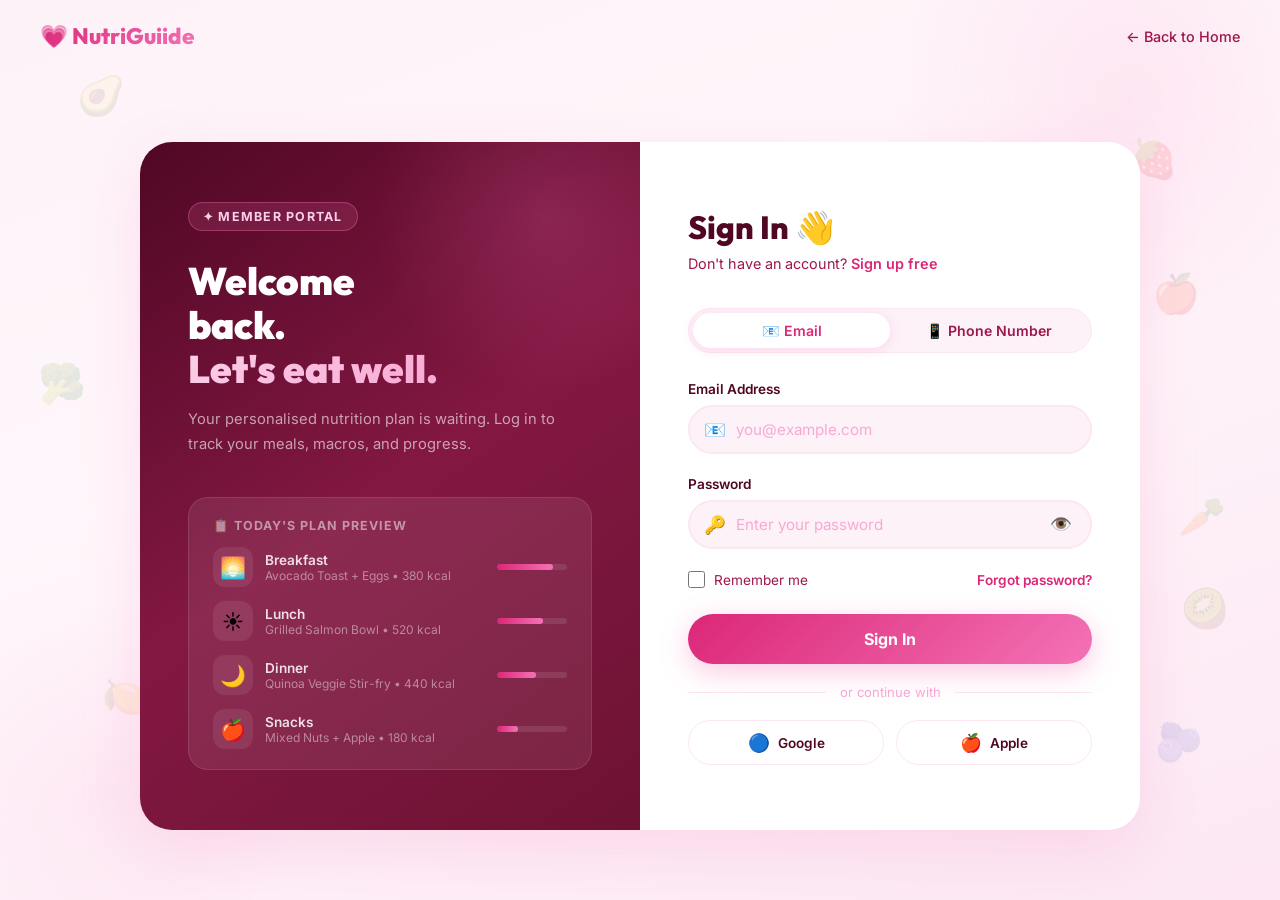
<file: login.html>
<!DOCTYPE html>
<html lang="en">

<head>
  <meta charset="UTF-8" />
  <meta name="viewport" content="width=device-width, initial-scale=1.0" />
  <title>Sign In — NutriGuiide</title>
  <meta name="description"
    content="Sign in to your NutriGuiide account to access your personalized diet plan and dashboard." />
  <link rel="stylesheet" href="login.css" />
  <style>
    /* ---- Tab Switcher ---- */
    .login-tabs {
      display: flex;
      background: var(--gray-50);
      border: 1.5px solid var(--gray-100);
      border-radius: var(--radius-full);
      padding: 4px;
      margin-bottom: 28px;
    }

    .login-tab {
      flex: 1;
      padding: 9px 12px;
      border-radius: var(--radius-full);
      border: none;
      background: transparent;
      font-family: 'Inter', sans-serif;
      font-size: 0.88rem;
      font-weight: 600;
      color: var(--gray-600);
      cursor: pointer;
      transition: all 0.28s cubic-bezier(0.23, 1, 0.32, 1);
      display: flex;
      align-items: center;
      justify-content: center;
      gap: 7px;
    }

    .login-tab.active {
      background: var(--white);
      color: var(--mint-dark);
      box-shadow: 0 2px 12px rgba(244, 114, 182, 0.22);
    }

    /* Phone-specific */
    .phone-prefix-wrap {
      display: flex;
      align-items: center;
    }

    .phone-prefix {
      position: absolute;
      left: 46px;
      font-size: 0.92rem;
      font-weight: 600;
      color: var(--gray-900);
      pointer-events: none;
      z-index: 2;
    }

    .phone-input-field {
      padding-left: 80px !important;
    }

    /* OTP Section */
    .otp-section {
      display: none;
    }

    .otp-section.show {
      display: block;
    }

    .otp-boxes {
      display: flex;
      gap: 10px;
      justify-content: center;
      margin: 10px 0 6px;
    }

    .otp-box {
      width: 50px;
      height: 54px;
      text-align: center;
      font-size: 1.4rem;
      font-weight: 700;
      border: 2px solid var(--gray-100);
      border-radius: 14px;
      background: var(--gray-50);
      font-family: 'Outfit', sans-serif;
      color: var(--gray-900);
      outline: none;
      transition: all 0.25s;
    }

    .otp-box:focus {
      border-color: var(--mint);
      background: var(--white);
      box-shadow: 0 0 0 4px rgba(244, 114, 182, 0.15);
    }

    .otp-box.filled {
      border-color: var(--mint-dark);
      background: #fdf2f8;
    }

    .otp-timer {
      text-align: center;
      font-size: 0.8rem;
      color: var(--gray-600);
      margin-bottom: 18px;
    }

    .otp-timer span {
      color: var(--mint-dark);
      font-weight: 600;
      cursor: pointer;
    }

    .otp-timer span:hover {
      text-decoration: underline;
    }

    .send-otp-btn {
      width: 100%;
      padding: 13px;
      border-radius: var(--radius-full);
      background: linear-gradient(135deg, var(--mint-dark), var(--mint));
      color: var(--white);
      font-family: 'Inter', sans-serif;
      font-size: 0.95rem;
      font-weight: 700;
      border: none;
      cursor: pointer;
      transition: all 0.35s cubic-bezier(0.23, 1, 0.32, 1);
      display: flex;
      align-items: center;
      justify-content: center;
      gap: 8px;
      box-shadow: 0 6px 22px rgba(244, 114, 182, 0.32);
      margin-bottom: 16px;
    }

    .send-otp-btn:hover:not(:disabled) {
      transform: translateY(-2px);
      box-shadow: 0 12px 36px rgba(244, 114, 182, 0.48);
    }

    .send-otp-btn:disabled {
      opacity: 0.75;
      cursor: not-allowed;
    }

    .otp-hint {
      text-align: center;
      font-size: 0.78rem;
      color: var(--gray-600);
      margin-bottom: 14px;
    }

    .otp-hint strong {
      color: var(--mint-dark);
    }

    /* Tab-specific form sections */
    .tab-panel {
      display: none;
    }

    .tab-panel.active {
      display: block;
    }
  </style>
</head>

<body>

  <!-- Background blobs -->
  <div class="bg-blob b1"></div>
  <div class="bg-blob b2"></div>
  <div class="bg-blob b3"></div>

  <!-- Floating background food icons -->
  <div class="bg-food-icons" aria-hidden="true">
    <span class="food-icon">🥑</span>
    <span class="food-icon">🍓</span>
    <span class="food-icon">🥦</span>
    <span class="food-icon">🍋</span>
    <span class="food-icon">🫐</span>
    <span class="food-icon">🥝</span>
    <span class="food-icon">🍎</span>
    <span class="food-icon">🥕</span>
  </div>

  <!-- Navbar -->
  <nav class="login-nav">
    <a href="index.html" class="nav-logo">💗 NutriGuiide</a>
    <a href="index.html" class="nav-back">← Back to Home</a>
  </nav>

  <!-- Main -->
  <main class="login-main">
    <div class="login-wrapper">

      <!-- ===== Left Panel ===== -->
      <div class="login-panel-left">
        <span class="panel-badge">✦ Member Portal</span>
        <h2 class="panel-title">Welcome<br>back.<br><span>Let's eat well.</span></h2>
        <p class="panel-desc">Your personalised nutrition plan is waiting. Log in to track your meals, macros, and
          progress.</p>

        <!-- Meal tracker widget -->
        <div class="food-widget">
          <div class="food-widget-title">📋 Today's Plan Preview</div>

          <div class="meal-item">
            <div class="meal-icon">🌅</div>
            <div class="meal-info">
              <div class="meal-name">Breakfast</div>
              <div class="meal-cal">Avocado Toast + Eggs • 380 kcal</div>
            </div>
            <div class="meal-bar-wrap">
              <div class="meal-bar" style="width:80%"></div>
            </div>
          </div>

          <div class="meal-item">
            <div class="meal-icon">☀️</div>
            <div class="meal-info">
              <div class="meal-name">Lunch</div>
              <div class="meal-cal">Grilled Salmon Bowl • 520 kcal</div>
            </div>
            <div class="meal-bar-wrap">
              <div class="meal-bar" style="width:65%"></div>
            </div>
          </div>

          <div class="meal-item">
            <div class="meal-icon">🌙</div>
            <div class="meal-info">
              <div class="meal-name">Dinner</div>
              <div class="meal-cal">Quinoa Veggie Stir-fry • 440 kcal</div>
            </div>
            <div class="meal-bar-wrap">
              <div class="meal-bar" style="width:55%"></div>
            </div>
          </div>

          <div class="meal-item">
            <div class="meal-icon">🍎</div>
            <div class="meal-info">
              <div class="meal-name">Snacks</div>
              <div class="meal-cal">Mixed Nuts + Apple • 180 kcal</div>
            </div>
            <div class="meal-bar-wrap">
              <div class="meal-bar" style="width:30%"></div>
            </div>
          </div>
        </div>
      </div>

      <!-- ===== Right Panel (Form) ===== -->
      <div class="login-panel-right">

        <div class="form-header">
          <h1 class="form-title">Sign In 👋</h1>
          <p class="form-subtitle">
            Don't have an account? <a href="#">Sign up free</a>
          </p>
        </div>

        <!-- Tab Switcher -->
        <div class="login-tabs" role="tablist">
          <button class="login-tab active" id="tab-email" role="tab" aria-selected="true" onclick="switchTab('email')">
            📧 Email
          </button>
          <button class="login-tab" id="tab-phone" role="tab" aria-selected="false" onclick="switchTab('phone')">
            📱 Phone Number
          </button>
        </div>

        <!-- Global form alert -->
        <div class="form-alert error-alert" id="formAlert">
          <span>⚠️</span> <span id="alertText">Something went wrong. Please try again.</span>
        </div>

        <!-- ===========================
             EMAIL TAB PANEL
        ============================ -->
        <div class="tab-panel active" id="panel-email">
          <form id="loginFormEmail" novalidate autocomplete="on">

            <!-- Email -->
            <div class="form-group">
              <label class="form-label" for="email">Email Address</label>
              <div class="input-wrapper">
                <span class="input-icon">📧</span>
                <input type="email" id="email" name="email" class="form-input" placeholder="you@example.com"
                  autocomplete="email" autocapitalize="off" spellcheck="false" />
              </div>
              <div class="field-error" id="emailError">
                <span>⚠</span> <span id="emailErrorText">Please enter a valid email address.</span>
              </div>
              <div class="field-success" id="emailSuccess">
                <span>✓</span> Looks good!
              </div>
            </div>

            <!-- Password -->
            <div class="form-group">
              <label class="form-label" for="password">Password</label>
              <div class="input-wrapper">
                <span class="input-icon">🔑</span>
                <input type="password" id="password" name="password" class="form-input"
                  placeholder="Enter your password" autocomplete="current-password" />
                <button type="button" class="toggle-pw" id="togglePw"
                  aria-label="Toggle password visibility">👁️</button>
              </div>
              <div class="field-error" id="passwordError">
                <span>⚠</span> <span id="passwordErrorText">Password does not meet requirements.</span>
              </div>
              <div class="field-success" id="passwordSuccess">
                <span>✓</span> Strong password!
              </div>

              <!-- Requirements checklist -->
              <div class="pw-requirements" id="pwRequirements">
                <div class="pw-req-item" id="req-len">
                  <span class="req-dot"></span> At least 8 characters
                </div>
                <div class="pw-req-item" id="req-num">
                  <span class="req-dot"></span> At least one number (0–9)
                </div>
                <div class="pw-req-item" id="req-special">
                  <span class="req-dot"></span> At least one special character (!@#$%^&*)
                </div>
              </div>
            </div>

            <!-- Remember / Forgot -->
            <div class="form-check">
              <label class="check-wrap">
                <input type="checkbox" id="rememberMe" />
                <span class="check-label">Remember me</span>
              </label>
              <a href="#" class="forgot-link">Forgot password?</a>
            </div>

            <!-- Submit -->
            <button type="submit" class="btn-submit" id="submitBtnEmail">
              <span class="spinner" id="spinnerEmail"></span>
              <span id="submitTextEmail">Sign In</span>
            </button>

          </form>

          <div class="divider">or continue with</div>
          <div class="social-btns">
            <button class="btn-social" type="button" data-provider="Google">
              <span class="social-icon">🔵</span> Google
            </button>
            <button class="btn-social" type="button" data-provider="Apple">
              <span class="social-icon">🍎</span> Apple
            </button>
          </div>
        </div>

        <!-- ===========================
             PHONE TAB PANEL
        ============================ -->
        <div class="tab-panel" id="panel-phone">

          <!-- Step 1: Enter phone number -->
          <div id="phoneStep1">

            <div class="form-group">
              <label class="form-label" for="phoneNumber">Mobile Number</label>
              <div class="input-wrapper">
                <span class="input-icon">📱</span>
                <span class="phone-prefix">+91</span>
                <input type="tel" id="phoneNumber" class="form-input phone-input-field" placeholder="98765 43210"
                  maxlength="10" autocomplete="tel" inputmode="numeric" />
              </div>
              <div class="field-error" id="phoneError">
                <span>⚠</span> <span id="phoneErrorText">Enter a valid 10-digit mobile number.</span>
              </div>
              <div class="field-success" id="phoneSuccess">
                <span>✓</span> Valid number!
              </div>
            </div>

            <p style="font-size:0.8rem; color:var(--gray-600); margin-bottom:20px; line-height:1.6;">
              We'll send a 6-digit OTP to this number via SMS. Standard messaging rates may apply.
            </p>

            <button type="button" class="send-otp-btn" id="sendOtpBtn">
              <span class="spinner" id="spinnerOtp"></span>
              <span id="sendOtpText">Send OTP</span>
            </button>

          </div>

          <!-- Step 2: Enter OTP -->
          <div class="otp-section" id="phoneStep2">

            <p class="otp-hint">
              OTP sent to <strong id="otpSentTo">+91 XXXXXXXXXX</strong><br>
              <span style="font-size:0.75rem">Enter the 6-digit code below</span>
            </p>

            <div class="otp-boxes">
              <input type="text" class="otp-box" maxlength="1" inputmode="numeric" pattern="[0-9]"
                autocomplete="one-time-code" />
              <input type="text" class="otp-box" maxlength="1" inputmode="numeric" pattern="[0-9]" />
              <input type="text" class="otp-box" maxlength="1" inputmode="numeric" pattern="[0-9]" />
              <input type="text" class="otp-box" maxlength="1" inputmode="numeric" pattern="[0-9]" />
              <input type="text" class="otp-box" maxlength="1" inputmode="numeric" pattern="[0-9]" />
              <input type="text" class="otp-box" maxlength="1" inputmode="numeric" pattern="[0-9]" />
            </div>

            <div class="field-error" id="otpError" style="justify-content:center;">
              <span>⚠</span> <span id="otpErrorText">Incorrect OTP. Please try again.</span>
            </div>

            <div class="otp-timer" id="otpTimerWrap">
              Resend OTP in <span id="otpTimerNum">30</span>s
            </div>
            <div class="otp-timer" id="resendWrap" style="display:none;">
              Didn't receive it? <span id="resendLink">Resend OTP</span>
            </div>

            <button type="button" class="send-otp-btn" id="verifyOtpBtn">
              <span class="spinner" id="spinnerVerify"></span>
              <span id="verifyOtpText">Verify &amp; Sign In</span>
            </button>

            <button type="button" onclick="backToPhone()"
              style="width:100%; background:none; border:none; color:var(--gray-600); font-size:0.85rem; font-weight:600; cursor:pointer; margin-top:4px; padding:6px;">
              ← Change number
            </button>

          </div>

        </div>
        <!-- end panel-phone -->

      </div>
    </div>
  </main>

  <!-- ===== Success Overlay ===== -->
  <div class="success-overlay" id="successOverlay" role="dialog" aria-modal="true">
    <div class="success-modal">
      <div class="success-icon-wrap" id="successIcon">✓</div>
      <h2 class="success-title">You're In! 🎉</h2>
      <p class="success-desc">
        Welcome back! Your personalised dashboard is loading.<br>
        Get ready to nourish your best self.
      </p>
      <div class="success-redirect-bar">
        <div class="redirect-progress" id="redirectProgress"></div>
      </div>
      <p class="success-redirect-label" id="redirectLabel">Redirecting to dashboard...</p>
    </div>
  </div>

  <script src="login.js"></script>
</body>

</html>
</file>
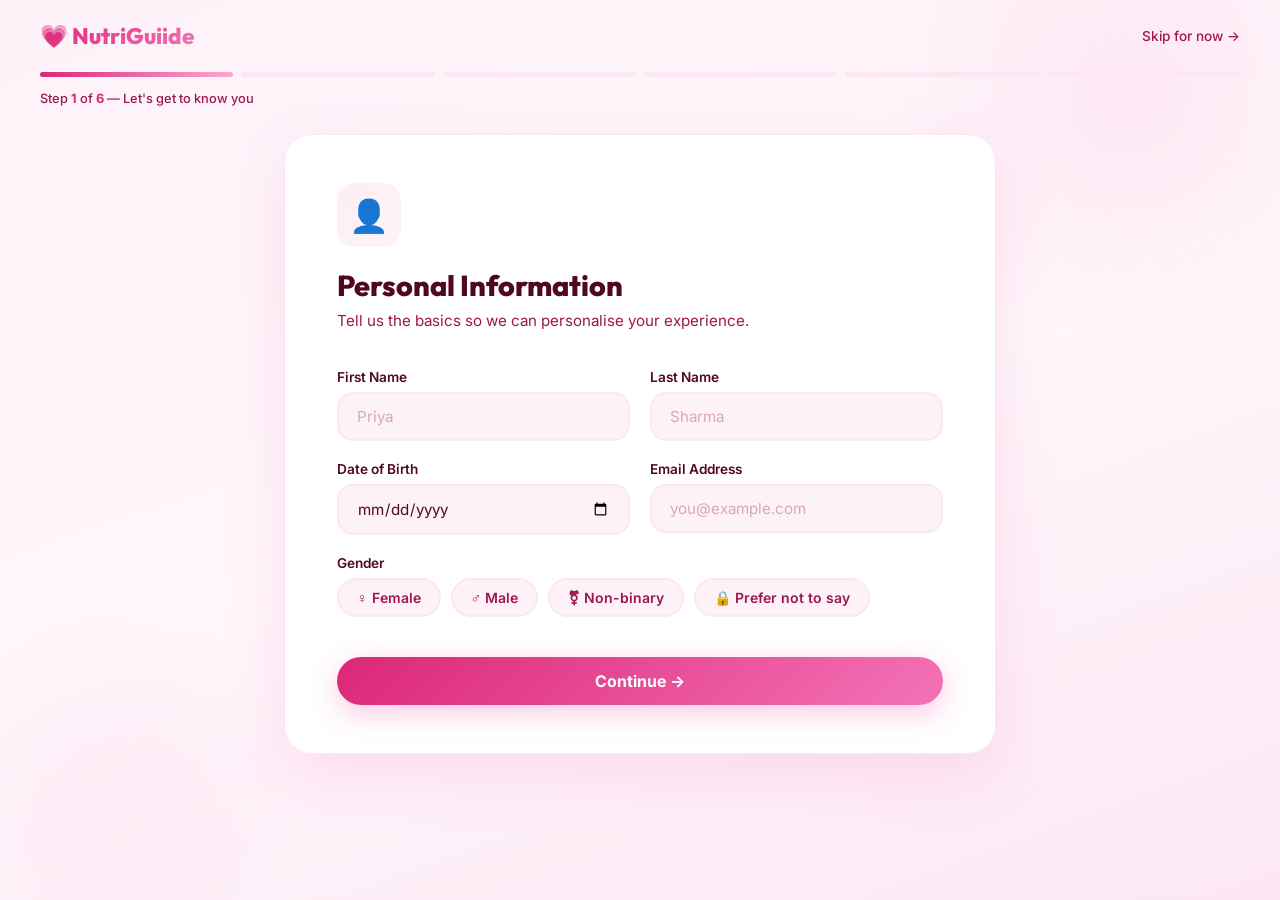
<file: onboarding.html>
<!DOCTYPE html>
<html lang="en">

<head>
  <meta charset="UTF-8" />
  <meta name="viewport" content="width=device-width, initial-scale=1.0" />
  <title>Your Health Profile — NutriGuiide</title>
  <meta name="description" content="Set up your personalized nutrition profile on NutriGuiide." />
  <link rel="preconnect" href="https://fonts.googleapis.com" />
  <link
    href="https://fonts.googleapis.com/css2?family=Inter:wght@300;400;500;600;700;800;900&family=Outfit:wght@300;400;500;600;700;800&display=swap"
    rel="stylesheet" />
  <style>
    :root {
      --pink: #f472b6;
      --pink-light: #fbcfe8;
      --pink-dark: #db2777;
      --rose: #f9a8d4;
      --white: #ffffff;
      --bg: #fff7fb;
      --card-bg: #fdf2f8;
      --border: #fce7f3;
      --text: #500724;
      --muted: #9d174d;
      --error: #dc2626;
      --success: #16a34a;
      --radius: 16px;
      --radius-full: 9999px;
      --shadow: 0 20px 60px rgba(244, 114, 182, 0.18);
      --transition: all 0.35s cubic-bezier(0.23, 1, 0.32, 1);
    }

    *,
    *::before,
    *::after {
      box-sizing: border-box;
      margin: 0;
      padding: 0;
    }

    html {
      font-size: 16px;
      scroll-behavior: smooth;
    }

    body {
      font-family: 'Inter', sans-serif;
      background: linear-gradient(160deg, #fdf2f8 0%, #fff7fb 50%, #fce7f3 100%);
      min-height: 100vh;
      color: var(--text);
      overflow-x: hidden;
    }

    /* ---- Background Blobs ---- */
    .blob {
      position: fixed;
      border-radius: 60% 40% 30% 70%/60% 30% 70% 40%;
      pointer-events: none;
      z-index: 0;
      animation: blob 12s ease-in-out infinite;
    }

    .blob-1 {
      width: 500px;
      height: 500px;
      background: radial-gradient(circle, rgba(244, 114, 182, 0.1) 0%, transparent 70%);
      top: -150px;
      right: -100px;
    }

    .blob-2 {
      width: 380px;
      height: 380px;
      background: radial-gradient(circle, rgba(249, 168, 212, 0.1) 0%, transparent 70%);
      bottom: -80px;
      left: -80px;
      animation-delay: -4s;
    }

    @keyframes blob {

      0%,
      100% {
        border-radius: 60% 40% 30% 70%/60% 30% 70% 40%;
      }

      50% {
        border-radius: 30% 60% 70% 40%/50% 60% 30% 60%;
      }
    }

    @keyframes slideUp {
      from {
        opacity: 0;
        transform: translateY(28px);
      }

      to {
        opacity: 1;
        transform: translateY(0);
      }
    }

    @keyframes fadeIn {
      from {
        opacity: 0;
      }

      to {
        opacity: 1;
      }
    }

    @keyframes successPop {
      0% {
        transform: scale(0) rotate(-30deg);
        opacity: 0;
      }

      60% {
        transform: scale(1.15) rotate(4deg);
        opacity: 1;
      }

      100% {
        transform: scale(1) rotate(0deg);
        opacity: 1;
      }
    }

    /* ---- Navbar ---- */
    nav {
      position: relative;
      z-index: 100;
      display: flex;
      align-items: center;
      justify-content: space-between;
      padding: 22px 40px;
    }

    .nav-logo {
      font-family: 'Outfit', sans-serif;
      font-size: 1.4rem;
      font-weight: 800;
      background: linear-gradient(135deg, var(--pink-dark), var(--pink));
      -webkit-background-clip: text;
      -webkit-text-fill-color: transparent;
      background-clip: text;
    }

    .nav-skip {
      font-size: 0.85rem;
      color: var(--muted);
      font-weight: 500;
      text-decoration: none;
      transition: color 0.2s;
    }

    .nav-skip:hover {
      color: var(--pink-dark);
    }

    /* ---- Progress bar across top ---- */
    .progress-header {
      position: relative;
      z-index: 10;
      padding: 0 40px 28px;
    }

    .progress-steps {
      display: flex;
      gap: 8px;
      align-items: center;
      margin-bottom: 14px;
    }

    .step-pip {
      flex: 1;
      height: 5px;
      border-radius: 9999px;
      background: var(--border);
      transition: background 0.5s ease;
    }

    .step-pip.done {
      background: linear-gradient(90deg, var(--pink-dark), var(--pink));
    }

    .step-pip.active {
      background: linear-gradient(90deg, var(--pink-dark), var(--rose));
    }

    .progress-label {
      font-size: 0.8rem;
      color: var(--muted);
      font-weight: 500;
    }

    .progress-label strong {
      color: var(--pink-dark);
    }

    /* ---- Main card ---- */
    .onboard-wrap {
      position: relative;
      z-index: 1;
      max-width: 760px;
      margin: 0 auto;
      padding: 0 24px 60px;
    }

    .step-card {
      background: var(--white);
      border-radius: 28px;
      padding: 48px 52px;
      box-shadow: var(--shadow);
      border: 1.5px solid var(--border);
      display: none;
      animation: slideUp 0.5s ease both;
    }

    .step-card.active {
      display: block;
    }

    .step-icon {
      width: 64px;
      height: 64px;
      border-radius: 18px;
      background: linear-gradient(135deg, rgba(244, 114, 182, 0.12), rgba(249, 168, 212, 0.15));
      display: flex;
      align-items: center;
      justify-content: center;
      font-size: 2rem;
      margin-bottom: 20px;
    }

    .step-heading {
      font-family: 'Outfit', sans-serif;
      font-size: 1.8rem;
      font-weight: 800;
      color: var(--text);
      margin-bottom: 6px;
    }

    .step-subhead {
      font-size: 0.95rem;
      color: var(--muted);
      margin-bottom: 36px;
      line-height: 1.6;
    }

    /* ---- Form elements ---- */
    .form-grid {
      display: grid;
      grid-template-columns: 1fr 1fr;
      gap: 20px;
    }

    .form-grid.one-col {
      grid-template-columns: 1fr;
    }

    .form-grid.three-col {
      grid-template-columns: 1fr 1fr 1fr;
    }

    .span-2 {
      grid-column: span 2;
    }

    .form-group {
      display: flex;
      flex-direction: column;
      gap: 7px;
    }

    .form-label {
      font-size: 0.85rem;
      font-weight: 600;
      color: var(--text);
      display: flex;
      align-items: center;
      gap: 6px;
    }

    .label-hint {
      font-size: 0.75rem;
      color: var(--muted);
      font-weight: 400;
    }

    .form-input,
    .form-select,
    .form-textarea {
      width: 100%;
      padding: 13px 18px;
      border: 2px solid var(--border);
      border-radius: var(--radius);
      font-family: 'Inter', sans-serif;
      font-size: 0.95rem;
      color: var(--text);
      background: var(--card-bg);
      outline: none;
      transition: var(--transition);
      -webkit-appearance: none;
    }

    .form-input::placeholder {
      color: rgba(157, 23, 77, 0.35);
    }

    .form-input:focus,
    .form-select:focus,
    .form-textarea:focus {
      border-color: var(--pink);
      background: var(--white);
      box-shadow: 0 0 0 4px rgba(244, 114, 182, 0.14);
    }

    .form-input.error {
      border-color: var(--error);
      box-shadow: 0 0 0 3px rgba(220, 38, 38, 0.1);
    }

    .form-textarea {
      resize: vertical;
      min-height: 100px;
      border-radius: var(--radius);
    }

    .form-select {
      cursor: pointer;
    }

    .form-select option {
      background: white;
      color: var(--text);
    }

    /* Input with unit suffix */
    .input-with-unit {
      position: relative;
    }

    .input-with-unit .form-input {
      padding-right: 56px;
    }

    .unit-badge {
      position: absolute;
      right: 16px;
      top: 50%;
      transform: translateY(-50%);
      font-size: 0.8rem;
      font-weight: 700;
      color: var(--pink-dark);
      background: rgba(244, 114, 182, 0.1);
      padding: 3px 8px;
      border-radius: 6px;
      pointer-events: none;
    }

    /* Radio / Checkbox groups (pill style) */
    .pill-group {
      display: flex;
      flex-wrap: wrap;
      gap: 10px;
    }

    .pill-input {
      display: none;
    }

    .pill-label {
      display: inline-flex;
      align-items: center;
      gap: 7px;
      padding: 9px 18px;
      font-size: 0.875rem;
      font-weight: 600;
      border: 2px solid var(--border);
      border-radius: var(--radius-full);
      background: var(--card-bg);
      cursor: pointer;
      color: var(--muted);
      transition: var(--transition);
      user-select: none;
    }

    .pill-label:hover {
      border-color: var(--pink);
      color: var(--pink-dark);
    }

    .pill-input:checked+.pill-label {
      background: linear-gradient(135deg, var(--pink-dark), var(--pink));
      color: #fff;
      border-color: transparent;
      box-shadow: 0 4px 14px rgba(244, 114, 182, 0.35);
    }

    /* Range slider */
    .range-wrap {
      position: relative;
    }

    .form-range {
      width: 100%;
      -webkit-appearance: none;
      appearance: none;
      height: 6px;
      border-radius: 9999px;
      background: var(--border);
      outline: none;
      cursor: pointer;
    }

    .form-range::-webkit-slider-thumb {
      -webkit-appearance: none;
      appearance: none;
      width: 22px;
      height: 22px;
      border-radius: 50%;
      background: linear-gradient(135deg, var(--pink-dark), var(--pink));
      box-shadow: 0 2px 10px rgba(244, 114, 182, 0.4);
      cursor: pointer;
    }

    .range-labels {
      display: flex;
      justify-content: space-between;
      font-size: 0.75rem;
      color: var(--muted);
      margin-top: 8px;
    }

    .range-value {
      text-align: center;
      font-family: 'Outfit', sans-serif;
      font-size: 1.6rem;
      font-weight: 800;
      color: var(--pink-dark);
      margin-bottom: 8px;
    }

    /* Checkbox pill (multi-select) */
    .check-grid {
      display: grid;
      grid-template-columns: 1fr 1fr;
      gap: 10px;
    }

    .check-card-input {
      display: none;
    }

    .check-card-label {
      display: flex;
      align-items: center;
      gap: 10px;
      padding: 12px 16px;
      border: 2px solid var(--border);
      border-radius: var(--radius);
      background: var(--card-bg);
      cursor: pointer;
      font-size: 0.875rem;
      font-weight: 600;
      color: var(--muted);
      transition: var(--transition);
    }

    .check-card-label:hover {
      border-color: var(--pink);
      color: var(--pink-dark);
    }

    .check-card-input:checked+.check-card-label {
      border-color: var(--pink);
      background: rgba(244, 114, 182, 0.08);
      color: var(--pink-dark);
    }

    .check-card-input:checked+.check-card-label .check-dot {
      background: linear-gradient(135deg, var(--pink-dark), var(--pink));
    }

    .check-dot {
      width: 18px;
      height: 18px;
      border-radius: 5px;
      flex-shrink: 0;
      background: var(--border);
      transition: background 0.25s;
      display: flex;
      align-items: center;
      justify-content: center;
      font-size: 0.7rem;
      color: #fff;
    }

    .check-card-input:checked+.check-card-label .check-dot::after {
      content: '✓';
    }

    /* Section divider */
    .form-divider {
      display: flex;
      align-items: center;
      gap: 12px;
      margin: 28px 0 20px;
      font-size: 0.78rem;
      font-weight: 700;
      color: var(--muted);
      letter-spacing: 0.08em;
      text-transform: uppercase;
    }

    .form-divider::before,
    .form-divider::after {
      content: '';
      flex: 1;
      height: 1px;
      background: var(--border);
    }

    /* Field error text */
    .field-err {
      font-size: 0.75rem;
      color: var(--error);
      font-weight: 500;
      display: none;
      margin-top: 3px;
    }

    .field-err.show {
      display: block;
    }

    /* ---- Navigation buttons ---- */
    .step-nav {
      display: flex;
      align-items: center;
      justify-content: space-between;
      margin-top: 40px;
      gap: 14px;
    }

    .btn-back {
      padding: 13px 28px;
      border-radius: var(--radius-full);
      border: 2px solid var(--border);
      background: var(--white);
      color: var(--muted);
      font-family: 'Inter', sans-serif;
      font-size: 0.95rem;
      font-weight: 600;
      cursor: pointer;
      transition: var(--transition);
    }

    .btn-back:hover {
      border-color: var(--pink);
      color: var(--pink-dark);
    }

    .btn-next {
      flex: 1;
      padding: 14px 28px;
      border-radius: var(--radius-full);
      background: linear-gradient(135deg, var(--pink-dark), var(--pink));
      color: #fff;
      font-family: 'Inter', sans-serif;
      font-size: 1rem;
      font-weight: 700;
      border: none;
      cursor: pointer;
      box-shadow: 0 8px 28px rgba(244, 114, 182, 0.38);
      transition: var(--transition);
      display: flex;
      align-items: center;
      justify-content: center;
      gap: 8px;
    }

    .btn-next:hover {
      transform: translateY(-2px);
      box-shadow: 0 14px 40px rgba(244, 114, 182, 0.5);
    }

    /* ---- Success screen ---- */
    .success-screen {
      display: none;
      text-align: center;
      padding: 20px 0;
      animation: slideUp 0.5s ease both;
    }

    .success-screen.active {
      display: block;
    }

    .success-ring {
      width: 100px;
      height: 100px;
      border-radius: 50%;
      background: linear-gradient(135deg, var(--pink-dark), var(--pink));
      display: flex;
      align-items: center;
      justify-content: center;
      margin: 0 auto 28px;
      font-size: 3rem;
      box-shadow: 0 12px 40px rgba(244, 114, 182, 0.4);
      animation: successPop 0.6s 0.15s cubic-bezier(0.23, 1, 0.32, 1) both;
    }

    .success-title {
      font-family: 'Outfit', sans-serif;
      font-size: 2.2rem;
      font-weight: 800;
      color: var(--text);
      margin-bottom: 12px;
    }

    .success-desc {
      font-size: 1rem;
      color: var(--muted);
      line-height: 1.7;
      margin-bottom: 36px;
    }

    .redirect-bar {
      height: 5px;
      border-radius: 9999px;
      background: var(--border);
      margin-bottom: 16px;
      overflow: hidden;
    }

    .redirect-fill {
      height: 100%;
      border-radius: 9999px;
      background: linear-gradient(90deg, var(--pink-dark), var(--pink));
      width: 0;
      transition: width 2.8s linear;
    }

    .redirect-label {
      font-size: 0.82rem;
      color: var(--muted);
    }

    /* Responsive */
    @media(max-width: 640px) {
      .step-card {
        padding: 32px 24px;
      }

      .form-grid {
        grid-template-columns: 1fr;
      }

      .form-grid.three-col {
        grid-template-columns: 1fr 1fr;
      }

      .span-2 {
        grid-column: span 1;
      }

      nav {
        padding: 18px 20px;
      }

      .progress-header {
        padding: 0 20px 24px;
      }

      .onboard-wrap {
        padding: 0 16px 48px;
      }
    }
  </style>
</head>

<body>

  <div class="blob blob-1"></div>
  <div class="blob blob-2"></div>

  <!-- Navbar -->
  <nav>
    <div class="nav-logo">💗 NutriGuiide</div>
    <a href="dashboard.html" class="nav-skip">Skip for now →</a>
  </nav>

  <!-- Step progress bar -->
  <div class="progress-header">
    <div class="progress-steps" id="stepPips"></div>
    <div class="progress-label" id="progressLabel">Step <strong>1</strong> of <strong>6</strong> — Let's get to know you
    </div>
  </div>

  <!-- Form wrapper -->
  <div class="onboard-wrap">

    <!-- ==================== STEP 1: Personal Info ==================== -->
    <div class="step-card active" id="step-1">
      <div class="step-icon">👤</div>
      <div class="step-heading">Personal Information</div>
      <div class="step-subhead">Tell us the basics so we can personalise your experience.</div>

      <div class="form-grid">
        <div class="form-group">
          <label class="form-label" for="firstName">First Name</label>
          <input type="text" id="firstName" class="form-input" placeholder="Priya" autocomplete="given-name" />
          <span class="field-err" id="err-firstName">Please enter your first name.</span>
        </div>
        <div class="form-group">
          <label class="form-label" for="lastName">Last Name</label>
          <input type="text" id="lastName" class="form-input" placeholder="Sharma" autocomplete="family-name" />
        </div>
        <div class="form-group">
          <label class="form-label" for="dob">Date of Birth</label>
          <input type="date" id="dob" class="form-input" />
          <span class="field-err" id="err-dob">Please enter your date of birth.</span>
        </div>
        <div class="form-group">
          <label class="form-label" for="email">Email Address</label>
          <input type="email" id="email" class="form-input" placeholder="you@example.com" autocomplete="email" />
          <span class="field-err" id="err-email">Please enter a valid email.</span>
        </div>
        <div class="form-group span-2">
          <label class="form-label">Gender</label>
          <div class="pill-group">
            <input type="radio" name="gender" id="g-female" value="Female" class="pill-input" />
            <label for="g-female" class="pill-label">♀️ Female</label>
            <input type="radio" name="gender" id="g-male" value="Male" class="pill-input" />
            <label for="g-male" class="pill-label">♂️ Male</label>
            <input type="radio" name="gender" id="g-nb" value="Non-binary" class="pill-input" />
            <label for="g-nb" class="pill-label">⚧ Non-binary</label>
            <input type="radio" name="gender" id="g-prefer" value="Prefer not to say" class="pill-input" />
            <label for="g-prefer" class="pill-label">🔒 Prefer not to say</label>
          </div>
          <span class="field-err" id="err-gender">Please select a gender option.</span>
        </div>
      </div>

      <div class="step-nav">
        <button class="btn-next" onclick="nextStep(1)">Continue →</button>
      </div>
    </div>

    <!-- ==================== STEP 2: Body Metrics ==================== -->
    <div class="step-card" id="step-2">
      <div class="step-icon">⚖️</div>
      <div class="step-heading">Body Metrics</div>
      <div class="step-subhead">Accurate measurements help us calculate your precise calorie and macro needs.</div>

      <div class="form-grid three-col">
        <div class="form-group">
          <label class="form-label" for="height">Height</label>
          <div class="input-with-unit">
            <input type="number" id="height" class="form-input" placeholder="168" min="100" max="250" />
            <span class="unit-badge">cm</span>
          </div>
          <span class="field-err" id="err-height">Enter a valid height (100–250 cm).</span>
        </div>
        <div class="form-group">
          <label class="form-label" for="weight">Current Weight</label>
          <div class="input-with-unit">
            <input type="number" id="weight" class="form-input" placeholder="65" min="30" max="300" step="0.1" />
            <span class="unit-badge">kg</span>
          </div>
          <span class="field-err" id="err-weight">Enter a valid weight (30–300 kg).</span>
        </div>
        <div class="form-group">
          <label class="form-label" for="targetWeight">Target Weight</label>
          <div class="input-with-unit">
            <input type="number" id="targetWeight" class="form-input" placeholder="58" min="30" max="300" step="0.1" />
            <span class="unit-badge">kg</span>
          </div>
        </div>
        <div class="form-group">
          <label class="form-label" for="waist">Waist <span class="label-hint">(optional)</span></label>
          <div class="input-with-unit">
            <input type="number" id="waist" class="form-input" placeholder="76" min="40" max="200" />
            <span class="unit-badge">cm</span>
          </div>
        </div>
        <div class="form-group">
          <label class="form-label" for="hips">Hips <span class="label-hint">(optional)</span></label>
          <div class="input-with-unit">
            <input type="number" id="hips" class="form-input" placeholder="94" min="50" max="200" />
            <span class="unit-badge">cm</span>
          </div>
        </div>
        <div class="form-group">
          <label class="form-label" for="bodyFat">Body Fat % <span class="label-hint">(optional)</span></label>
          <div class="input-with-unit">
            <input type="number" id="bodyFat" class="form-input" placeholder="24" min="5" max="60" />
            <span class="unit-badge">%</span>
          </div>
        </div>
      </div>

      <div class="form-divider">Activity Level</div>
      <div class="pill-group">
        <input type="radio" name="activity" id="act-sed" value="Sedentary" class="pill-input" />
        <label for="act-sed" class="pill-label">🪑 Sedentary</label>
        <input type="radio" name="activity" id="act-light" value="Lightly Active" class="pill-input" />
        <label for="act-light" class="pill-label">🚶 Lightly Active</label>
        <input type="radio" name="activity" id="act-mod" value="Moderately Active" class="pill-input" />
        <label for="act-mod" class="pill-label">🏃 Moderately Active</label>
        <input type="radio" name="activity" id="act-very" value="Very Active" class="pill-input" />
        <label for="act-very" class="pill-label">💪 Very Active</label>
        <input type="radio" name="activity" id="act-extra" value="Athlete" class="pill-input" />
        <label for="act-extra" class="pill-label">🏅 Athlete / Daily Training</label>
      </div>
      <span class="field-err" id="err-activity">Please select your activity level.</span>

      <div class="step-nav">
        <button class="btn-back" onclick="prevStep(2)">← Back</button>
        <button class="btn-next" onclick="nextStep(2)">Continue →</button>
      </div>
    </div>

    <!-- ==================== STEP 3: Diet Preferences ==================== -->
    <div class="step-card" id="step-3">
      <div class="step-icon">🥗</div>
      <div class="step-heading">Diet &amp; Lifestyle</div>
      <div class="step-subhead">Your food preferences and lifestyle help us craft meals you'll actually enjoy.</div>

      <div class="form-group" style="margin-bottom:20px;">
        <label class="form-label">Dietary Style</label>
        <div class="pill-group">
          <input type="radio" name="diet" id="d-omni" value="Omnivore" class="pill-input" />
          <label for="d-omni" class="pill-label">🍗 Omnivore</label>
          <input type="radio" name="diet" id="d-veg" value="Vegetarian" class="pill-input" />
          <label for="d-veg" class="pill-label">🥦 Vegetarian</label>
          <input type="radio" name="diet" id="d-vegan" value="Vegan" class="pill-input" />
          <label for="d-vegan" class="pill-label">🌱 Vegan</label>
          <input type="radio" name="diet" id="d-pesc" value="Pescatarian" class="pill-input" />
          <label for="d-pesc" class="pill-label">🐟 Pescatarian</label>
          <input type="radio" name="diet" id="d-keto" value="Keto" class="pill-input" />
          <label for="d-keto" class="pill-label">🥑 Keto</label>
          <input type="radio" name="diet" id="d-pleo" value="Paleo" class="pill-input" />
          <label for="d-pleo" class="pill-label">🥩 Paleo</label>
          <input type="radio" name="diet" id="d-if" value="Intermittent Fasting" class="pill-input" />
          <label for="d-if" class="pill-label">⏰ Intermittent Fasting</label>
        </div>
        <span class="field-err" id="err-diet">Please select a dietary style.</span>
      </div>

      <div class="form-divider">Food Allergies &amp; Intolerances</div>
      <div class="check-grid">
        <div><input type="checkbox" id="al-gluten" value="Gluten" class="check-card-input" /><label for="al-gluten"
            class="check-card-label"><span class="check-dot"></span>Gluten / Wheat</label></div>
        <div><input type="checkbox" id="al-dairy" value="Dairy" class="check-card-input" /><label for="al-dairy"
            class="check-card-label"><span class="check-dot"></span>Dairy / Lactose</label></div>
        <div><input type="checkbox" id="al-nuts" value="Nuts" class="check-card-input" /><label for="al-nuts"
            class="check-card-label"><span class="check-dot"></span>Tree Nuts</label></div>
        <div><input type="checkbox" id="al-peanuts" value="Peanuts" class="check-card-input" /><label for="al-peanuts"
            class="check-card-label"><span class="check-dot"></span>Peanuts</label></div>
        <div><input type="checkbox" id="al-soy" value="Soy" class="check-card-input" /><label for="al-soy"
            class="check-card-label"><span class="check-dot"></span>Soy</label></div>
        <div><input type="checkbox" id="al-egg" value="Eggs" class="check-card-input" /><label for="al-egg"
            class="check-card-label"><span class="check-dot"></span>Eggs</label></div>
        <div><input type="checkbox" id="al-shellfish" value="Shellfish" class="check-card-input" /><label
            for="al-shellfish" class="check-card-label"><span class="check-dot"></span>Shellfish</label></div>
        <div><input type="checkbox" id="al-none" value="None" class="check-card-input" /><label for="al-none"
            class="check-card-label"><span class="check-dot"></span>No allergies</label></div>
      </div>

      <div class="form-divider">Cuisine Preferences</div>
      <div class="form-group">
        <select id="cuisine" class="form-select">
          <option value="">Select your preferred cuisine style</option>
          <option>Indian (North Indian)</option>
          <option>Indian (South Indian)</option>
          <option>Mediterranean</option>
          <option>Asian / Pan-Asian</option>
          <option>Middle Eastern</option>
          <option>Continental / Western</option>
          <option>Mix of everything</option>
        </select>
      </div>

      <div class="form-divider">Meals &amp; Cooking</div>
      <div class="form-grid">
        <div class="form-group">
          <label class="form-label" for="mealsPerDay">Meals per Day</label>
          <select id="mealsPerDay" class="form-select">
            <option>2 (Large meals)</option>
            <option selected>3 (Breakfast, Lunch, Dinner)</option>
            <option>4 (3 meals + 1 snack)</option>
            <option>5 (3 meals + 2 snacks)</option>
            <option>6 (Frequent small meals)</option>
          </select>
        </div>
        <div class="form-group">
          <label class="form-label" for="cookingTime">Max Cooking Time</label>
          <select id="cookingTime" class="form-select">
            <option>Less than 15 min</option>
            <option>15–30 min</option>
            <option selected>30–45 min</option>
            <option>Up to 1 hour</option>
            <option>No limit — I love cooking!</option>
          </select>
        </div>
      </div>

      <div class="step-nav">
        <button class="btn-back" onclick="prevStep(3)">← Back</button>
        <button class="btn-next" onclick="nextStep(3)">Continue →</button>
      </div>
    </div>

    <!-- ==================== STEP 4: Health Goals ==================== -->
    <div class="step-card" id="step-4">
      <div class="step-icon">🎯</div>
      <div class="step-heading">Health Goals</div>
      <div class="step-subhead">What are you working towards? Select all that apply.</div>

      <div class="form-group" style="margin-bottom:26px;">
        <label class="form-label">Primary Goal</label>
        <div class="pill-group">
          <input type="radio" name="primaryGoal" id="pg-loss" value="Weight Loss" class="pill-input" />
          <label for="pg-loss" class="pill-label">📉 Weight Loss</label>
          <input type="radio" name="primaryGoal" id="pg-gain" value="Muscle Gain" class="pill-input" />
          <label for="pg-gain" class="pill-label">💪 Muscle Gain</label>
          <input type="radio" name="primaryGoal" id="pg-maint" value="Maintenance" class="pill-input" />
          <label for="pg-maint" class="pill-label">⚖️ Maintenance</label>
          <input type="radio" name="primaryGoal" id="pg-energy" value="Energy & Vitality" class="pill-input" />
          <label for="pg-energy" class="pill-label">⚡ Energy &amp; Vitality</label>
          <input type="radio" name="primaryGoal" id="pg-health" value="General Health" class="pill-input" />
          <label for="pg-health" class="pill-label">❤️ General Health</label>
          <input type="radio" name="primaryGoal" id="pg-gut" value="Gut Health" class="pill-input" />
          <label for="pg-gut" class="pill-label">🦠 Gut Health</label>
          <input type="radio" name="primaryGoal" id="pg-skin" value="Skin & Hair" class="pill-input" />
          <label for="pg-skin" class="pill-label">✨ Skin &amp; Hair</label>
          <input type="radio" name="primaryGoal" id="pg-hormones" value="Hormonal Balance" class="pill-input" />
          <label for="pg-hormones" class="pill-label">🔄 Hormonal Balance</label>
        </div>
        <span class="field-err" id="err-primaryGoal">Please select your primary goal.</span>
      </div>

      <div class="form-group" style="margin-bottom:26px;">
        <label class="form-label">How soon do you want results?</label>
        <div class="pill-group">
          <input type="radio" name="timeline" id="tl-1m" value="1 month" class="pill-input" />
          <label for="tl-1m" class="pill-label">⚡ 1 month (intense)</label>
          <input type="radio" name="timeline" id="tl-3m" value="3 months" class="pill-input" />
          <label for="tl-3m" class="pill-label">🎯 3 months</label>
          <input type="radio" name="timeline" id="tl-6m" value="6 months" class="pill-input" />
          <label for="tl-6m" class="pill-label">🌸 6 months (steady)</label>
          <input type="radio" name="timeline" id="tl-year" value="1 year" class="pill-input" />
          <label for="tl-year" class="pill-label">🌱 Long-term lifestyle</label>
        </div>
      </div>

      <div class="form-divider">Weekly Fitness Habits</div>
      <div class="form-grid">
        <div class="form-group">
          <label class="form-label" for="workoutDays">Workout Days / Week</label>
          <select id="workoutDays" class="form-select">
            <option>0 — Not currently exercising</option>
            <option>1–2 days</option>
            <option>3–4 days</option>
            <option selected>5–6 days</option>
            <option>Every day</option>
          </select>
        </div>
        <div class="form-group">
          <label class="form-label" for="workoutType">Type of Exercise</label>
          <select id="workoutType" class="form-select">
            <option>Casual walking / light stretching</option>
            <option>Yoga / Pilates</option>
            <option>Cardio (running, cycling)</option>
            <option selected>Weight training / Gym</option>
            <option>HIIT / CrossFit</option>
            <option>Sports (cricket, football, etc.)</option>
            <option>Mixed / Variety</option>
          </select>
        </div>
      </div>

      <div class="form-group" style="margin-top:20px;">
        <label class="form-label" for="sleepHours">Average Sleep <span class="label-hint">— hours per
            night</span></label>
        <div class="range-value" id="sleepDisplay">7 hrs</div>
        <input type="range" id="sleepHours" class="form-range" min="4" max="12" value="7" step="0.5"
          oninput="document.getElementById('sleepDisplay').textContent = this.value + ' hrs'" />
        <div class="range-labels"><span>4 hrs</span><span>8 hrs</span><span>12 hrs</span></div>
      </div>

      <div class="step-nav">
        <button class="btn-back" onclick="prevStep(4)">← Back</button>
        <button class="btn-next" onclick="nextStep(4)">Continue →</button>
      </div>
    </div>

    <!-- ==================== STEP 5: Medical History ==================== -->
    <div class="step-card" id="step-5">
      <div class="step-icon">🩺</div>
      <div class="step-heading">Medical &amp; Health History</div>
      <div class="step-subhead">This information helps us avoid contraindicated foods and tailor a safe plan. All data
        is kept strictly confidential.</div>

      <div class="form-group" style="margin-bottom:22px;">
        <label class="form-label">Do you have any of the following conditions?</label>
        <div class="check-grid">
          <div><input type="checkbox" id="mc-diabetes2" value="Type 2 Diabetes" class="check-card-input" /><label
              for="mc-diabetes2" class="check-card-label"><span class="check-dot"></span>Type 2 Diabetes</label></div>
          <div><input type="checkbox" id="mc-diabetes1" value="Type 1 Diabetes" class="check-card-input" /><label
              for="mc-diabetes1" class="check-card-label"><span class="check-dot"></span>Type 1 Diabetes</label></div>
          <div><input type="checkbox" id="mc-hyper" value="Hypertension" class="check-card-input" /><label
              for="mc-hyper" class="check-card-label"><span class="check-dot"></span>Hypertension (High BP)</label>
          </div>
          <div><input type="checkbox" id="mc-cholesterol" value="High Cholesterol" class="check-card-input" /><label
              for="mc-cholesterol" class="check-card-label"><span class="check-dot"></span>High Cholesterol</label>
          </div>
          <div><input type="checkbox" id="mc-thyroid" value="Thyroid Disorder" class="check-card-input" /><label
              for="mc-thyroid" class="check-card-label"><span class="check-dot"></span>Thyroid Disorder</label></div>
          <div><input type="checkbox" id="mc-pcos" value="PCOS/PCOD" class="check-card-input" /><label for="mc-pcos"
              class="check-card-label"><span class="check-dot"></span>PCOS / PCOD</label></div>
          <div><input type="checkbox" id="mc-ibs" value="IBS/IBD" class="check-card-input" /><label for="mc-ibs"
              class="check-card-label"><span class="check-dot"></span>IBS / IBD</label></div>
          <div><input type="checkbox" id="mc-fatty" value="Fatty Liver" class="check-card-input" /><label for="mc-fatty"
              class="check-card-label"><span class="check-dot"></span>Fatty Liver</label></div>
          <div><input type="checkbox" id="mc-kidney" value="Kidney Issues" class="check-card-input" /><label
              for="mc-kidney" class="check-card-label"><span class="check-dot"></span>Kidney Issues</label></div>
          <div><input type="checkbox" id="mc-osteo" value="Osteoporosis" class="check-card-input" /><label
              for="mc-osteo" class="check-card-label"><span class="check-dot"></span>Osteoporosis</label></div>
          <div><input type="checkbox" id="mc-anemia" value="Anaemia" class="check-card-input" /><label for="mc-anemia"
              class="check-card-label"><span class="check-dot"></span>Anaemia / Low Iron</label></div>
          <div><input type="checkbox" id="mc-none" value="None" class="check-card-input" /><label for="mc-none"
              class="check-card-label"><span class="check-dot"></span>None of the above</label></div>
        </div>
      </div>

      <div class="form-divider">Current Medications</div>
      <div class="form-group" style="margin-bottom: 20px;">
        <label class="form-label" for="medications">List any medications you are currently taking <span
            class="label-hint">(e.g. metformin, thyroxine, statins)</span></label>
        <textarea id="medications" class="form-textarea"
          placeholder="e.g. Metformin 500mg, Thyroxine 50mcg, Vitamin D3 60k IU weekly...&#10;Write 'None' if not applicable."></textarea>
      </div>

      <div class="form-grid">
        <div class="form-group">
          <label class="form-label" for="supplements">Supplements / Vitamins</label>
          <textarea id="supplements" class="form-textarea" style="min-height:80px;"
            placeholder="e.g. Omega-3, Multivitamin, Protein powder..."></textarea>
        </div>
        <div class="form-group">
          <label class="form-label" for="surgeries">Past Surgeries / Procedures <span
              class="label-hint">(optional)</span></label>
          <textarea id="surgeries" class="form-textarea" style="min-height:80px;"
            placeholder="e.g. Appendectomy, Bariatric surgery, C-section..."></textarea>
        </div>
      </div>

      <div class="form-divider">Lifestyle Health Factors</div>
      <div class="form-grid">
        <div class="form-group">
          <label class="form-label">Stress Level</label>
          <div class="pill-group" style="flex-direction:column;">
            <div style="display:flex;gap:8px;flex-wrap:wrap;">
              <input type="radio" name="stress" id="st-low" value="Low" class="pill-input" />
              <label for="st-low" class="pill-label">😌 Low</label>
              <input type="radio" name="stress" id="st-mod" value="Moderate" class="pill-input" />
              <label for="st-mod" class="pill-label">😐 Moderate</label>
              <input type="radio" name="stress" id="st-high" value="High" class="pill-input" />
              <label for="st-high" class="pill-label">😰 High</label>
              <input type="radio" name="stress" id="st-very" value="Very High" class="pill-input" />
              <label for="st-very" class="pill-label">🤯 Very High</label>
            </div>
          </div>
        </div>
        <div class="form-group">
          <label class="form-label">Smoking / Alcohol</label>
          <div style="display:flex;gap:8px;flex-wrap:wrap;">
            <input type="radio" name="smoking" id="sm-no" value="Non-smoker, No alcohol" class="pill-input" />
            <label for="sm-no" class="pill-label">✅ None</label>
            <input type="radio" name="smoking" id="sm-social" value="Social drinker" class="pill-input" />
            <label for="sm-social" class="pill-label">🍷 Social drinker</label>
            <input type="radio" name="smoking" id="sm-smoke" value="Smoker" class="pill-input" />
            <label for="sm-smoke" class="pill-label">🚬 Smoker</label>
            <input type="radio" name="smoking" id="sm-both" value="Both" class="pill-input" />
            <label for="sm-both" class="pill-label">⚠️ Both</label>
          </div>
        </div>
      </div>

      <div class="step-nav">
        <button class="btn-back" onclick="prevStep(5)">← Back</button>
        <button class="btn-next" onclick="nextStep(5)">Continue →</button>
      </div>
    </div>

    <!-- ==================== STEP 6: Final preferences ==================== -->
    <div class="step-card" id="step-6">
      <div class="step-icon">🌸</div>
      <div class="step-heading">Almost There!</div>
      <div class="step-subhead">A few final details to complete your personalised nutrition plan.</div>

      <div class="form-grid">
        <div class="form-group">
          <label class="form-label" for="waterTarget">Daily Water Goal</label>
          <select id="waterTarget" class="form-select">
            <option>1.5L (Light)</option>
            <option selected>2L (Standard)</option>
            <option>2.5L (Recommended)</option>
            <option>3L (Active)</option>
            <option>3.5L+ (Athlete)</option>
          </select>
        </div>
        <div class="form-group">
          <label class="form-label" for="budget">Monthly Food Budget</label>
          <select id="budget" class="form-select">
            <option>₹2,000 – ₹4,000 (Budget)</option>
            <option selected>₹4,000 – ₹8,000 (Moderate)</option>
            <option>₹8,000 – ₹15,000 (Comfortable)</option>
            <option>₹15,000+ (Premium)</option>
          </select>
        </div>

        <div class="form-group span-2">
          <label class="form-label" for="dislikes">Foods You Dislike / Avoid</label>
          <input type="text" id="dislikes" class="form-input"
            placeholder="e.g. bitter gourd, mushrooms, raw onion..." />
        </div>

        <div class="form-group span-2">
          <label class="form-label" for="favFoods">Favourite Healthy Foods</label>
          <input type="text" id="favFoods" class="form-input"
            placeholder="e.g. avocado, paneer, Greek yogurt, salmon..." />
        </div>

        <div class="form-group">
          <label class="form-label">Meal Reminder Notifications</label>
          <div class="pill-group">
            <input type="radio" name="reminders" id="rem-yes" value="Yes" class="pill-input" checked />
            <label for="rem-yes" class="pill-label">🔔 Yes, remind me</label>
            <input type="radio" name="reminders" id="rem-no" value="No" class="pill-input" />
            <label for="rem-no" class="pill-label">🔕 No thanks</label>
          </div>
        </div>

        <div class="form-group">
          <label class="form-label">Plan Type Preference</label>
          <select id="planPreference" class="form-select">
            <option>Essentials (simple &amp; budget-friendly)</option>
            <option selected>Advanced (macro-optimised)</option>
            <option>Elite (full dietitian support)</option>
          </select>
        </div>

        <div class="form-group span-2">
          <label class="form-label" for="additionalNotes">Anything else we should know? <span
              class="label-hint">(optional)</span></label>
          <textarea id="additionalNotes" class="form-textarea"
            placeholder="e.g. I follow Ramadan fasting, I have a night-shift job, I'm postpartum, I'm training for a marathon..."></textarea>
        </div>
      </div>

      <div class="step-nav">
        <button class="btn-back" onclick="prevStep(6)">← Back</button>
        <button class="btn-next" onclick="submitForm()"
          style="background: linear-gradient(135deg,#be185d,#db2777,#f472b6);">
          🌸 Create My Plan
        </button>
      </div>
    </div>

    <!-- ==================== SUCCESS SCREEN ==================== -->
    <div class="step-card active" id="step-success" style="display:none; text-align:center;">
      <div class="success-screen active">
        <div class="success-ring">🌸</div>
        <div class="success-title">Your Plan is Ready! 🎉</div>
        <div class="success-desc">
          We've crafted a personalised nutrition plan just for you.<br>
          Your dashboard is loading with your daily goals and meal plan.
        </div>
        <div class="redirect-bar">
          <div class="redirect-fill" id="redirectFill"></div>
        </div>
        <div class="redirect-label">Redirecting to your dashboard...</div>
      </div>
    </div>

  </div><!-- /onboard-wrap -->

  <script>
    const TOTAL_STEPS = 6;
    let currentStep = 1;

    // ---- Build step pips ----
    const pipsContainer = document.getElementById('stepPips');
    for (let i = 0; i < TOTAL_STEPS; i++) {
      const pip = document.createElement('div');
      pip.className = 'step-pip' + (i === 0 ? ' active' : '');
      pip.id = 'pip-' + (i + 1);
      pipsContainer.appendChild(pip);
    }

    const stepLabels = [
      "Let's get to know you",
      "Your body measurements",
      "Food preferences",
      "Your health goals",
      "Medical history",
      "Final touches"
    ];

    function updateProgress() {
      for (let i = 1; i <= TOTAL_STEPS; i++) {
        const pip = document.getElementById('pip-' + i);
        pip.className = 'step-pip' + (i < currentStep ? ' done' : i === currentStep ? ' active' : '');
      }
      document.getElementById('progressLabel').innerHTML =
        `Step <strong>${currentStep}</strong> of <strong>${TOTAL_STEPS}</strong> — ${stepLabels[currentStep - 1]}`;
    }

    function showStep(n) {
      document.querySelectorAll('.step-card').forEach(c => c.classList.remove('active'));
      const target = document.getElementById('step-' + n);
      if (target) target.classList.add('active');
      updateProgress();
      window.scrollTo({ top: 0, behavior: 'smooth' });
    }

    // ---- Validation helpers ----
    function showErr(id, show) {
      const el = document.getElementById('err-' + id);
      if (el) el.classList.toggle('show', show);
    }
    function clearErrs(...ids) { ids.forEach(id => showErr(id, false)); }

    function validateStep(step) {
      let valid = true;
      if (step === 1) {
        const fn = document.getElementById('firstName').value.trim();
        const dob = document.getElementById('dob').value;
        const email = document.getElementById('email').value.trim();
        const gender = document.querySelector('input[name="gender"]:checked');

        showErr('firstName', !fn); if (!fn) valid = false;
        showErr('dob', !dob); if (!dob) valid = false;
        showErr('email', !email || !/^[^\s@]+@[^\s@]+\.[^\s@]+$/.test(email)); if (!email || !/^[^\s@]+@[^\s@]+\.[^\s@]+$/.test(email)) valid = false;
        showErr('gender', !gender); if (!gender) valid = false;
      }
      if (step === 2) {
        const h = parseFloat(document.getElementById('height').value);
        const w = parseFloat(document.getElementById('weight').value);
        const act = document.querySelector('input[name="activity"]:checked');
        showErr('height', !h || h < 100 || h > 250); if (!h || h < 100 || h > 250) valid = false;
        showErr('weight', !w || w < 30 || w > 300); if (!w || w < 30 || w > 300) valid = false;
        showErr('activity', !act); if (!act) valid = false;
      }
      if (step === 3) {
        const diet = document.querySelector('input[name="diet"]:checked');
        showErr('diet', !diet); if (!diet) valid = false;
      }
      if (step === 4) {
        const goal = document.querySelector('input[name="primaryGoal"]:checked');
        showErr('primaryGoal', !goal); if (!goal) valid = false;
      }
      return valid;
    }

    function nextStep(current) {
      if (!validateStep(current)) return;
      currentStep = current + 1;
      showStep(currentStep);
    }

    function prevStep(current) {
      currentStep = current - 1;
      showStep(currentStep);
    }

    function collectFormData() {
      const getChecked = (name) => {
        const el = document.querySelector(`input[name="${name}"]:checked`);
        return el ? el.value : '';
      };
      const getMultiChecked = (selector) =>
        [...document.querySelectorAll(selector + ':checked')].map(e => e.value).join(', ');

      return {
        firstName: document.getElementById('firstName').value.trim(),
        lastName: document.getElementById('lastName').value.trim(),
        dob: document.getElementById('dob').value,
        email: document.getElementById('email').value.trim(),
        gender: getChecked('gender'),
        height: document.getElementById('height').value,
        weight: document.getElementById('weight').value,
        targetWeight: document.getElementById('targetWeight').value,
        waist: document.getElementById('waist').value,
        hips: document.getElementById('hips').value,
        bodyFat: document.getElementById('bodyFat').value,
        activityLevel: getChecked('activity'),
        dietStyle: getChecked('diet'),
        allergies: getMultiChecked('.check-card-input[id^="al-"]'),
        cuisine: document.getElementById('cuisine').value,
        mealsPerDay: document.getElementById('mealsPerDay').value,
        cookingTime: document.getElementById('cookingTime').value,
        primaryGoal: getChecked('primaryGoal'),
        timeline: getChecked('timeline'),
        workoutDays: document.getElementById('workoutDays').value,
        workoutType: document.getElementById('workoutType').value,
        sleepHours: document.getElementById('sleepHours').value,
        medicalConditions: getMultiChecked('.check-card-input[id^="mc-"]'),
        medications: document.getElementById('medications').value.trim(),
        supplements: document.getElementById('supplements').value.trim(),
        surgeries: document.getElementById('surgeries').value.trim(),
        stressLevel: getChecked('stress'),
        smoking: getChecked('smoking'),
        waterTarget: document.getElementById('waterTarget').value,
        budget: document.getElementById('budget').value,
        dislikes: document.getElementById('dislikes').value.trim(),
        favFoods: document.getElementById('favFoods').value.trim(),
        reminders: getChecked('reminders'),
        planPreference: document.getElementById('planPreference').value,
        additionalNotes: document.getElementById('additionalNotes').value.trim()
      };
    }

    function submitForm() {
      if (!validateStep(6)) return; // nothing required on step 6
      const data = collectFormData();
      // Save to sessionStorage so dashboard can read it
      sessionStorage.setItem('ngProfile', JSON.stringify(data));
      // Also set nzUser to persist login-like state
      sessionStorage.setItem('nzUser', JSON.stringify({
        email: data.email,
        name: data.firstName + ' ' + data.lastName
      }));

      // Show success screen
      document.querySelectorAll('.step-card').forEach(c => c.classList.remove('active'));
      const successCard = document.getElementById('step-success');
      successCard.style.display = 'block';
      successCard.classList.add('active');
      document.getElementById('progressLabel').innerHTML = `<strong style="color:var(--pink-dark)">✓ Profile Complete!</strong>`;
      [...document.querySelectorAll('.step-pip')].forEach(p => { p.className = 'step-pip done'; });

      // Animate redirect bar and redirect
      setTimeout(() => {
        document.getElementById('redirectFill').style.width = '100%';
      }, 100);
      setTimeout(() => {
        window.location.href = 'dashboard.html';
      }, 3100);
    }

    // Initialise
    updateProgress();
  </script>
</body>

</html>
</file>
<file: style.css>
/* ============================
   NUTRIGUIIDE DIET PLAN
   Global Styles & Animations
   ============================ */

@import url('https://fonts.googleapis.com/css2?family=Inter:wght@300;400;500;600;700;800;900&family=Outfit:wght@300;400;500;600;700;800&display=swap');

/* ---- Design Tokens ---- */
:root {
  --mint: #f472b6;
  --mint-light: #fbcfe8;
  --mint-dark: #db2777;
  --sky: #f9a8d4;
  --sky-light: #fce7f3;
  --green: #f472b6;
  --white: #ffffff;
  --off-white: #fff7fb;
  --gray-50: #fdf2f8;
  --gray-100: #fce7f3;
  --gray-300: #f9a8d4;
  --gray-600: #9d174d;
  --gray-900: #500724;
  --shadow-float: 0 20px 60px rgba(244, 114, 182, 0.18);
  --shadow-card: 0 8px 32px rgba(244, 114, 182, 0.12);
  --shadow-hover: 0 28px 80px rgba(244, 114, 182, 0.28);
  --radius-xl: 20px;
  --radius-2xl: 32px;
  --radius-full: 9999px;
  --transition: all 0.4s cubic-bezier(0.23, 1, 0.32, 1);
}

/* ---- Reset & Base ---- */
*,
*::before,
*::after {
  box-sizing: border-box;
  margin: 0;
  padding: 0;
}

html {
  scroll-behavior: smooth;
  font-size: 16px;
}

body {
  font-family: 'Inter', sans-serif;
  background: var(--off-white);
  color: var(--gray-900);
  overflow-x: hidden;
  line-height: 1.6;
}

img {
  max-width: 100%;
  display: block;
}

a {
  text-decoration: none;
  color: inherit;
}

/* ---- Anti-Gravity Keyframes ---- */
@keyframes floatY {
  0% {
    transform: translateY(0px) rotate(0deg);
  }

  50% {
    transform: translateY(-22px) rotate(1.5deg);
  }

  100% {
    transform: translateY(0px) rotate(0deg);
  }
}

@keyframes floatSlow {
  0% {
    transform: translateY(0px);
  }

  50% {
    transform: translateY(-14px);
  }

  100% {
    transform: translateY(0px);
  }
}

@keyframes floatIcon {
  0% {
    transform: translateY(0px) scale(1);
  }

  50% {
    transform: translateY(-10px) scale(1.04);
  }

  100% {
    transform: translateY(0px) scale(1);
  }
}

@keyframes rotateSlow {
  from {
    transform: rotate(0deg);
  }

  to {
    transform: rotate(360deg);
  }
}

@keyframes pulseGlow {

  0%,
  100% {
    box-shadow: 0 0 0 0 rgba(244, 114, 182, 0.4);
  }

  50% {
    box-shadow: 0 0 0 18px rgba(244, 114, 182, 0);
  }
}

@keyframes slideUp {
  from {
    opacity: 0;
    transform: translateY(40px);
  }

  to {
    opacity: 1;
    transform: translateY(0);
  }
}

@keyframes fadeIn {
  from {
    opacity: 0;
  }

  to {
    opacity: 1;
  }
}

@keyframes blob {
  0% {
    border-radius: 60% 40% 30% 70% / 60% 30% 70% 40%;
  }

  50% {
    border-radius: 30% 60% 70% 40% / 50% 60% 30% 60%;
  }

  100% {
    border-radius: 60% 40% 30% 70% / 60% 30% 70% 40%;
  }
}

/* ---- Utility Classes ---- */
.float-hero {
  animation: floatY 6s ease-in-out infinite;
}

.float-slow {
  animation: floatSlow 5s ease-in-out infinite;
}

.float-icon {
  animation: floatIcon 4s ease-in-out infinite;
}

.fade-in {
  animation: slideUp 0.7s ease both;
}

.fade-in-2 {
  animation: slideUp 0.7s 0.15s ease both;
}

.fade-in-3 {
  animation: slideUp 0.7s 0.3s ease both;
}

.container {
  max-width: 1200px;
  margin: 0 auto;
  padding: 0 24px;
}

.section-label {
  display: inline-block;
  background: linear-gradient(135deg, var(--mint-light), var(--sky-light));
  color: var(--mint-dark);
  font-size: 0.78rem;
  font-weight: 700;
  letter-spacing: 0.12em;
  text-transform: uppercase;
  padding: 6px 18px;
  border-radius: var(--radius-full);
  margin-bottom: 14px;
}

.section-title {
  font-family: 'Outfit', sans-serif;
  font-size: clamp(2rem, 4vw, 3rem);
  font-weight: 800;
  line-height: 1.15;
  color: var(--gray-900);
}

.section-title span {
  background: linear-gradient(135deg, var(--mint), var(--sky));
  -webkit-background-clip: text;
  -webkit-text-fill-color: transparent;
  background-clip: text;
}

.section-sub {
  font-size: 1.05rem;
  color: var(--gray-600);
  max-width: 560px;
  margin-top: 12px;
}

/* ---- Navbar ---- */
.navbar {
  position: fixed;
  top: 0;
  left: 0;
  right: 0;
  z-index: 1000;
  padding: 18px 0;
  background: rgba(255, 247, 251, 0.88);
  backdrop-filter: blur(16px);
  -webkit-backdrop-filter: blur(16px);
  border-bottom: 1px solid rgba(244, 114, 182, 0.12);
  transition: var(--transition);
}

.navbar.scrolled {
  padding: 12px 0;
  box-shadow: 0 4px 24px rgba(244, 114, 182, 0.14);
}

.nav-inner {
  display: flex;
  align-items: center;
  justify-content: space-between;
}

.nav-logo {
  font-family: 'Outfit', sans-serif;
  font-size: 1.5rem;
  font-weight: 800;
  background: linear-gradient(135deg, var(--mint-dark), var(--mint));
  -webkit-background-clip: text;
  -webkit-text-fill-color: transparent;
  background-clip: text;
  display: flex;
  align-items: center;
  gap: 8px;
}

.nav-logo span.emoji {
  font-size: 1.6rem;
  filter: none;
  -webkit-text-fill-color: initial;
}

.nav-links {
  display: flex;
  align-items: center;
  gap: 32px;
  list-style: none;
}

.nav-links a {
  font-weight: 500;
  font-size: 0.95rem;
  color: var(--gray-600);
  transition: color 0.25s;
  position: relative;
}

.nav-links a::after {
  content: '';
  position: absolute;
  bottom: -3px;
  left: 0;
  width: 0;
  height: 2px;
  background: var(--mint);
  border-radius: 2px;
  transition: width 0.3s;
}

.nav-links a:hover {
  color: var(--mint);
}

.nav-links a:hover::after {
  width: 100%;
}

.btn {
  display: inline-flex;
  align-items: center;
  gap: 8px;
  font-weight: 600;
  font-size: 0.95rem;
  border-radius: var(--radius-full);
  padding: 10px 26px;
  cursor: pointer;
  transition: var(--transition);
  border: 2px solid transparent;
}

.btn-primary {
  background: linear-gradient(135deg, var(--mint), var(--sky));
  color: var(--white);
  box-shadow: 0 6px 24px rgba(78, 205, 196, 0.35);
}

.btn-primary:hover {
  transform: translateY(-3px);
  box-shadow: 0 14px 40px rgba(78, 205, 196, 0.45);
}

.btn-outline {
  border-color: var(--mint);
  color: var(--mint);
  background: transparent;
}

.btn-outline:hover {
  background: var(--mint);
  color: var(--white);
  transform: translateY(-2px);
}

.btn-lg {
  padding: 14px 36px;
  font-size: 1.05rem;
}

/* hamburger */
.hamburger {
  display: none;
  flex-direction: column;
  gap: 5px;
  cursor: pointer;
  padding: 4px;
}

.hamburger span {
  display: block;
  width: 24px;
  height: 2px;
  background: var(--gray-900);
  border-radius: 2px;
  transition: var(--transition);
}

/* ---- Hero Section ---- */
.hero {
  min-height: 100vh;
  display: flex;
  align-items: center;
  padding: 120px 0 80px;
  position: relative;
  overflow: hidden;
  background: linear-gradient(160deg, var(--off-white) 0%, var(--gray-50) 50%, #fce7f3 100%);
}

.hero-bg-blob {
  position: absolute;
  border-radius: 60% 40% 30% 70% / 60% 30% 70% 40%;
  animation: blob 10s ease-in-out infinite, floatSlow 8s ease-in-out infinite;
  pointer-events: none;
  z-index: 0;
}

.hero-bg-blob.blob-1 {
  width: 500px;
  height: 500px;
  background: radial-gradient(circle, rgba(244, 114, 182, 0.14) 0%, transparent 70%);
  top: -100px;
  right: -80px;
}

.hero-bg-blob.blob-2 {
  width: 340px;
  height: 340px;
  background: radial-gradient(circle, rgba(249, 168, 212, 0.14) 0%, transparent 70%);
  bottom: 20px;
  left: -60px;
  animation-delay: -4s;
}

.hero-inner {
  display: grid;
  grid-template-columns: 1fr 1fr;
  gap: 60px;
  align-items: center;
  position: relative;
  z-index: 1;
}

.hero-content {
  max-width: 580px;
}

.hero-badge {
  display: inline-flex;
  align-items: center;
  gap: 8px;
  background: rgba(244, 114, 182, 0.1);
  border: 1px solid rgba(244, 114, 182, 0.28);
  color: var(--mint-dark);
  padding: 7px 16px;
  border-radius: var(--radius-full);
  font-size: 0.85rem;
  font-weight: 600;
  margin-bottom: 24px;
}

.hero-badge .dot {
  width: 8px;
  height: 8px;
  background: var(--mint);
  border-radius: 50%;
  animation: pulseGlow 2s ease-in-out infinite;
}

.hero-title {
  font-family: 'Outfit', sans-serif;
  font-size: clamp(2.8rem, 5.5vw, 4.2rem);
  font-weight: 900;
  line-height: 1.08;
  margin-bottom: 22px;
}

.hero-title .gradient-text {
  background: linear-gradient(135deg, var(--mint), var(--sky));
  -webkit-background-clip: text;
  -webkit-text-fill-color: transparent;
  background-clip: text;
}

.hero-desc {
  font-size: 1.1rem;
  color: var(--gray-600);
  line-height: 1.75;
  margin-bottom: 38px;
  max-width: 480px;
}

.hero-actions {
  display: flex;
  gap: 16px;
  flex-wrap: wrap;
  margin-bottom: 48px;
}

.hero-stats {
  display: flex;
  gap: 32px;
  flex-wrap: wrap;
}

.stat-item {
  display: flex;
  flex-direction: column;
}

.stat-number {
  font-family: 'Outfit', sans-serif;
  font-size: 1.8rem;
  font-weight: 800;
  color: var(--mint-dark);
  line-height: 1;
}

.stat-label {
  font-size: 0.82rem;
  color: var(--gray-600);
  font-weight: 500;
  margin-top: 3px;
}

/* Hero visual */
.hero-visual {
  display: flex;
  align-items: center;
  justify-content: center;
  position: relative;
}

.hero-plate {
  width: 420px;
  height: 420px;
  border-radius: 50%;
  background: linear-gradient(135deg, rgba(244, 114, 182, 0.12), rgba(249, 168, 212, 0.18));
  border: 2px solid rgba(244, 114, 182, 0.22);
  display: flex;
  align-items: center;
  justify-content: center;
  position: relative;
  box-shadow: var(--shadow-float);
}

.plate-emoji {
  font-size: 13rem;
  line-height: 1;
  filter: drop-shadow(0 20px 40px rgba(244, 114, 182, 0.3));
}

/* Orbiting food icons */
.orbit-ring {
  position: absolute;
  width: 520px;
  height: 520px;
  border-radius: 50%;
  border: 1.5px dashed rgba(244, 114, 182, 0.22);
  animation: rotateSlow 28s linear infinite;
  top: 50%;
  left: 50%;
  transform: translate(-50%, -50%);
}

.orbit-icon {
  position: absolute;
  font-size: 2.2rem;
  width: 58px;
  height: 58px;
  background: var(--white);
  border-radius: 50%;
  display: flex;
  align-items: center;
  justify-content: center;
  box-shadow: var(--shadow-card);
  animation: rotateSlow 28s linear infinite reverse;
}

.orbit-icon:nth-child(1) {
  top: -29px;
  left: 50%;
  transform: translateX(-50%);
}

.orbit-icon:nth-child(2) {
  right: -29px;
  top: 50%;
  transform: translateY(-50%);
}

.orbit-icon:nth-child(3) {
  bottom: -29px;
  left: 50%;
  transform: translateX(-50%);
}

.orbit-icon:nth-child(4) {
  left: -29px;
  top: 50%;
  transform: translateY(-50%);
}

/* Floating mini-cards around hero */
.mini-card {
  position: absolute;
  background: var(--white);
  border-radius: var(--radius-xl);
  padding: 12px 16px;
  box-shadow: var(--shadow-card);
  display: flex;
  align-items: center;
  gap: 10px;
  font-size: 0.82rem;
  font-weight: 600;
  color: var(--gray-900);
  white-space: nowrap;
  z-index: 5;
}

.mini-card .mc-icon {
  font-size: 1.5rem;
}

.mini-card.mc-1 {
  top: 10%;
  left: -5%;
  animation: floatSlow 4.5s ease-in-out infinite;
}

.mini-card.mc-2 {
  bottom: 15%;
  right: -8%;
  animation: floatSlow 5.5s ease-in-out infinite 1s;
}

.mini-card.mc-3 {
  top: 60%;
  left: -10%;
  animation: floatSlow 5s ease-in-out infinite 0.5s;
}


/* ---- How It Works ---- */
.how-section {
  padding: 100px 0;
  background: var(--white);
}

.how-grid {
  display: grid;
  grid-template-columns: repeat(3, 1fr);
  gap: 32px;
  margin-top: 60px;
}

.step-card {
  background: var(--gray-50);
  border: 1.5px solid var(--gray-100);
  border-radius: var(--radius-2xl);
  padding: 40px 32px;
  text-align: center;
  transition: var(--transition);
  position: relative;
  overflow: hidden;
}

.step-card::before {
  content: '';
  position: absolute;
  inset: 0;
  background: linear-gradient(135deg, rgba(244, 114, 182, 0.06), rgba(249, 168, 212, 0.06));
  opacity: 0;
  transition: opacity 0.4s;
}

.step-card:hover {
  transform: translateY(-12px);
  box-shadow: var(--shadow-hover);
  border-color: rgba(244, 114, 182, 0.32);
}

.step-card:hover::before {
  opacity: 1;
}

.step-number {
  font-family: 'Outfit', sans-serif;
  font-size: 4rem;
  font-weight: 900;
  background: linear-gradient(135deg, var(--mint), var(--sky));
  -webkit-background-clip: text;
  -webkit-text-fill-color: transparent;
  background-clip: text;
  line-height: 1;
  margin-bottom: 16px;
}

.step-icon-wrap {
  width: 68px;
  height: 68px;
  background: linear-gradient(135deg, rgba(244, 114, 182, 0.15), rgba(249, 168, 212, 0.15));
  border-radius: 50%;
  display: flex;
  align-items: center;
  justify-content: center;
  font-size: 2rem;
  margin: 0 auto 20px;
  animation: floatIcon 5s ease-in-out infinite;
}

.step-card:nth-child(2) .step-icon-wrap {
  animation-delay: -1.5s;
}

.step-card:nth-child(3) .step-icon-wrap {
  animation-delay: -3s;
}

.step-title {
  font-family: 'Outfit', sans-serif;
  font-size: 1.25rem;
  font-weight: 700;
  margin-bottom: 10px;
  color: var(--gray-900);
}

.step-desc {
  font-size: 0.92rem;
  color: var(--gray-600);
  line-height: 1.65;
}

/* ---- Plans Section ---- */
.plans-section {
  padding: 100px 0;
  background: linear-gradient(180deg, var(--off-white) 0%, #fce7f3 100%);
  position: relative;
  overflow: hidden;
}

.plans-section::before {
  content: '';
  position: absolute;
  width: 600px;
  height: 600px;
  border-radius: 50%;
  background: radial-gradient(circle, rgba(244, 114, 182, 0.08) 0%, transparent 70%);
  top: -200px;
  right: -200px;
  pointer-events: none;
}

.plans-header {
  text-align: center;
  margin-bottom: 60px;
}

.plans-grid {
  display: grid;
  grid-template-columns: repeat(3, 1fr);
  gap: 28px;
}

/* Plan Card */
.plan-card {
  background: var(--white);
  border-radius: var(--radius-2xl);
  padding: 36px 30px;
  border: 2px solid var(--gray-100);
  transition: var(--transition);
  position: relative;
  overflow: hidden;
  cursor: pointer;
}

.plan-card:hover {
  transform: translateY(-16px);
  box-shadow: var(--shadow-hover);
  border-color: rgba(244, 114, 182, 0.38);
}

.plan-card.featured {
  background: linear-gradient(145deg, #500724, #831843);
  border-color: var(--mint);
  color: var(--white);
}

.plan-card.featured::after {
  content: '✨ Most Popular';
  position: absolute;
  top: 20px;
  right: -32px;
  background: linear-gradient(135deg, var(--mint-dark), var(--mint));
  color: var(--white);
  font-size: 0.72rem;
  font-weight: 700;
  padding: 5px 44px;
  transform: rotate(45deg);
  letter-spacing: 0.05em;
}

.plan-emoji {
  font-size: 3.2rem;
  margin-bottom: 20px;
  display: inline-block;
  animation: floatIcon 5s ease-in-out infinite;
}

.plan-card:nth-child(2) .plan-emoji {
  animation-delay: -2s;
}

.plan-card:nth-child(3) .plan-emoji {
  animation-delay: -4s;
}

.plan-name {
  font-family: 'Outfit', sans-serif;
  font-size: 1.4rem;
  font-weight: 800;
  margin-bottom: 8px;
}

.plan-card.featured .plan-name {
  color: var(--mint-light);
}

.plan-desc {
  font-size: 0.88rem;
  color: var(--gray-600);
  margin-bottom: 24px;
  line-height: 1.6;
}

.plan-card.featured .plan-desc {
  color: rgba(255, 255, 255, 0.65);
}

.plan-features {
  list-style: none;
  display: flex;
  flex-direction: column;
  gap: 10px;
  margin-bottom: 28px;
}

.plan-features li {
  display: flex;
  align-items: center;
  gap: 10px;
  font-size: 0.9rem;
  font-weight: 500;
}

.plan-card.featured .plan-features li {
  color: rgba(255, 255, 255, 0.85);
}

.check {
  width: 20px;
  height: 20px;
  border-radius: 50%;
  background: linear-gradient(135deg, var(--mint), var(--green));
  display: flex;
  align-items: center;
  justify-content: center;
  flex-shrink: 0;
  font-size: 0.7rem;
  color: var(--white);
}

.plan-price {
  font-family: 'Outfit', sans-serif;
  font-size: 2.2rem;
  font-weight: 900;
  color: var(--mint-dark);
  margin-bottom: 20px;
}

.plan-price span {
  font-size: 1rem;
  font-weight: 500;
  color: var(--gray-600);
}

.plan-card.featured .plan-price {
  color: var(--mint-light);
}

.plan-card.featured .plan-price span {
  color: rgba(255, 255, 255, 0.5);
}

.plan-cta {
  width: 100%;
  padding: 13px;
  border-radius: var(--radius-full);
  font-size: 0.95rem;
  font-weight: 700;
  cursor: pointer;
  border: none;
  transition: var(--transition);
}

.plan-cta.outline {
  background: transparent;
  border: 2px solid var(--gray-100);
  color: var(--gray-900);
}

.plan-cta.outline:hover {
  border-color: var(--mint);
  color: var(--mint);
  transform: translateY(-2px);
}

.plan-cta.solid {
  background: linear-gradient(135deg, var(--mint-dark), var(--mint));
  color: var(--white);
  box-shadow: 0 8px 24px rgba(244, 114, 182, 0.4);
}

.plan-cta.solid:hover {
  transform: translateY(-2px);
  box-shadow: 0 14px 40px rgba(244, 114, 182, 0.55);
}


/* ---- Testimonials ---- */
.testimonials-section {
  padding: 100px 0;
  background: var(--white);
}

.testimonials-header {
  text-align: center;
  margin-bottom: 60px;
}

.testimonials-grid {
  display: grid;
  grid-template-columns: repeat(3, 1fr);
  gap: 28px;
}

.testimonial-card {
  background: var(--gray-50);
  border: 1.5px solid var(--gray-100);
  border-radius: var(--radius-2xl);
  padding: 32px 28px;
  transition: var(--transition);
  animation: floatSlow 6s ease-in-out infinite;
}

.testimonial-card:nth-child(2) {
  animation-delay: -2s;
}

.testimonial-card:nth-child(3) {
  animation-delay: -4s;
}

.testimonial-card:hover {
  transform: translateY(-10px);
  box-shadow: var(--shadow-hover);
  border-color: rgba(244, 114, 182, 0.32);
}

.stars {
  color: #f1c40f;
  font-size: 1rem;
  margin-bottom: 14px;
}

.testimonial-text {
  font-size: 0.95rem;
  color: var(--gray-600);
  line-height: 1.7;
  margin-bottom: 24px;
  font-style: italic;
}

.testimonial-author {
  display: flex;
  align-items: center;
  gap: 14px;
}

.author-avatar {
  width: 44px;
  height: 44px;
  border-radius: 50%;
  font-size: 1.6rem;
  line-height: 44px;
  text-align: center;
  background: linear-gradient(135deg, rgba(244, 114, 182, 0.15), rgba(249, 168, 212, 0.18));
  border: 2px solid rgba(244, 114, 182, 0.28);
}

.author-name {
  font-weight: 700;
  font-size: 0.92rem;
}

.author-role {
  font-size: 0.8rem;
  color: var(--gray-600);
}


/* ---- CTA Banner ---- */
.cta-section {
  padding: 100px 0;
  background: linear-gradient(135deg, #500724 0%, #831843 50%, #6d1232 100%);
  position: relative;
  overflow: hidden;
}

.cta-section::before {
  content: '';
  position: absolute;
  width: 600px;
  height: 600px;
  border-radius: 50%;
  background: radial-gradient(circle, rgba(244, 114, 182, 0.14) 0%, transparent 70%);
  top: -200px;
  right: -100px;
}

.cta-inner {
  text-align: center;
  position: relative;
  z-index: 1;
}

.cta-title {
  font-family: 'Outfit', sans-serif;
  font-size: clamp(2.2rem, 4.5vw, 3.5rem);
  font-weight: 900;
  color: var(--white);
  margin-bottom: 18px;
}

.cta-title span {
  background: linear-gradient(135deg, var(--mint-light), var(--sky));
  -webkit-background-clip: text;
  -webkit-text-fill-color: transparent;
  background-clip: text;
}

.cta-desc {
  color: rgba(255, 255, 255, 0.65);
  font-size: 1.05rem;
  max-width: 520px;
  margin: 0 auto 40px;
  line-height: 1.7;
}

.cta-actions {
  display: flex;
  gap: 16px;
  justify-content: center;
  flex-wrap: wrap;
}

.btn-white {
  background: var(--white);
  color: var(--mint-dark);
  box-shadow: 0 8px 32px rgba(0, 0, 0, 0.2);
}

.btn-white:hover {
  transform: translateY(-3px);
  box-shadow: 0 18px 48px rgba(0, 0, 0, 0.3);
}

.btn-ghost {
  border: 2px solid rgba(255, 255, 255, 0.35);
  color: var(--white);
  background: transparent;
}

.btn-ghost:hover {
  background: rgba(255, 255, 255, 0.1);
  transform: translateY(-2px);
}

/* Floating emoji in CTA */
.cta-floaters {
  position: absolute;
  inset: 0;
  pointer-events: none;
}

.cta-floater {
  position: absolute;
  font-size: 2rem;
  opacity: 0.15;
  animation: floatSlow 6s ease-in-out infinite;
}

.cta-floater:nth-child(1) {
  top: 10%;
  left: 5%;
  animation-delay: 0s;
}

.cta-floater:nth-child(2) {
  top: 20%;
  right: 8%;
  animation-delay: -2s;
}

.cta-floater:nth-child(3) {
  bottom: 15%;
  left: 10%;
  animation-delay: -4s;
}

.cta-floater:nth-child(4) {
  bottom: 10%;
  right: 5%;
  animation-delay: -1s;
}

.cta-floater:nth-child(5) {
  top: 45%;
  left: 2%;
  animation-delay: -3s;
}

.cta-floater:nth-child(6) {
  top: 50%;
  right: 2%;
  animation-delay: -5s;
}


/* ---- Footer ---- */
footer {
  background: var(--gray-900);
  color: rgba(255, 255, 255, 0.6);
  padding: 60px 0 30px;
}

.footer-inner {
  display: grid;
  grid-template-columns: 2fr 1fr 1fr 1fr;
  gap: 40px;
  margin-bottom: 50px;
}

.footer-brand .nav-logo {
  margin-bottom: 14px;
}

.footer-brand p {
  font-size: 0.88rem;
  line-height: 1.7;
  max-width: 280px;
}

.footer-col h4 {
  color: var(--white);
  font-size: 0.92rem;
  font-weight: 700;
  margin-bottom: 18px;
  letter-spacing: 0.03em;
}

.footer-col ul {
  list-style: none;
  display: flex;
  flex-direction: column;
  gap: 10px;
}

.footer-col ul a {
  font-size: 0.88rem;
  color: rgba(255, 255, 255, 0.55);
  transition: color 0.25s;
}

.footer-col ul a:hover {
  color: var(--mint-light);
}

.footer-bottom {
  border-top: 1px solid rgba(255, 255, 255, 0.08);
  padding-top: 28px;
  display: flex;
  align-items: center;
  justify-content: space-between;
  font-size: 0.82rem;
}

/* ---- Scroll Reveal ---- */
.reveal {
  opacity: 0;
  transform: translateY(30px);
  transition: opacity 0.7s cubic-bezier(0.23, 1, 0.32, 1), transform 0.7s cubic-bezier(0.23, 1, 0.32, 1);
}

.reveal.in-view {
  opacity: 1;
  transform: translateY(0);
}

/* ---- Responsive ---- */
@media (max-width: 1024px) {
  .plans-grid {
    grid-template-columns: repeat(2, 1fr);
  }

  .testimonials-grid {
    grid-template-columns: repeat(2, 1fr);
  }

  .footer-inner {
    grid-template-columns: 1fr 1fr;
  }
}

@media (max-width: 768px) {
  .nav-links {
    display: none;
  }

  .hamburger {
    display: flex;
  }

  .hero-inner {
    grid-template-columns: 1fr;
    text-align: center;
    gap: 48px;
  }

  .hero-content {
    max-width: 100%;
  }

  .hero-actions {
    justify-content: center;
  }

  .hero-stats {
    justify-content: center;
  }

  .section-sub {
    margin: 12px auto 0;
  }

  .hero-plate {
    width: 300px;
    height: 300px;
  }

  .plate-emoji {
    font-size: 9rem;
  }

  .orbit-ring {
    width: 380px;
    height: 380px;
  }

  .mini-card.mc-1,
  .mini-card.mc-3 {
    display: none;
  }

  .how-grid {
    grid-template-columns: 1fr;
  }

  .plans-grid {
    grid-template-columns: 1fr;
  }

  .testimonials-grid {
    grid-template-columns: 1fr;
  }

  .footer-inner {
    grid-template-columns: 1fr;
  }

  .footer-bottom {
    flex-direction: column;
    gap: 12px;
    text-align: center;
  }
}

@media (max-width: 480px) {
  .hero-title {
    font-size: 2.4rem;
  }

  .btn-lg {
    padding: 13px 28px;
  }

  .hero-visual {
    display: none;
  }
}
</file>
<file: login.css>
/* ============================
   LOGIN PAGE — NutriGuiide
   ============================ */

@import url('https://fonts.googleapis.com/css2?family=Inter:wght@300;400;500;600;700;800;900&family=Outfit:wght@300;400;500;600;700;800&display=swap');

:root {
  --mint: #f472b6;
  --mint-light: #fbcfe8;
  --mint-dark: #db2777;
  --sky: #f9a8d4;
  --sky-light: #fce7f3;
  --green: #f472b6;
  --white: #ffffff;
  --off-white: #fff7fb;
  --gray-50: #fdf2f8;
  --gray-100: #fce7f3;
  --gray-300: #f9a8d4;
  --gray-600: #9d174d;
  --gray-900: #500724;
  --red: #ff6b7a;
  --red-bg: #fff2f3;
  --shadow-float: 0 20px 60px rgba(244, 114, 182, 0.18);
  --shadow-card: 0 8px 32px rgba(244, 114, 182, 0.12);
  --transition: all 0.35s cubic-bezier(0.23, 1, 0.32, 1);
  --radius-xl: 20px;
  --radius-2xl: 32px;
  --radius-full: 9999px;
}

*,
*::before,
*::after {
  box-sizing: border-box;
  margin: 0;
  padding: 0;
}

html {
  font-size: 16px;
}

body {
  font-family: 'Inter', sans-serif;
  min-height: 100vh;
  overflow-x: hidden;
  background: linear-gradient(160deg, #fdf2f8 0%, #fff7fb 40%, #fce7f3 100%);
  display: flex;
  flex-direction: column;
}

a {
  text-decoration: none;
  color: inherit;
}

/* ---- Background Animation ---- */
@keyframes floatY {
  0% {
    transform: translateY(0px) rotate(0deg);
  }

  50% {
    transform: translateY(-20px) rotate(1.5deg);
  }

  100% {
    transform: translateY(0px) rotate(0deg);
  }
}

@keyframes floatSlow {
  0% {
    transform: translateY(0px);
  }

  50% {
    transform: translateY(-14px);
  }

  100% {
    transform: translateY(0px);
  }
}

@keyframes pulseGlow {

  0%,
  100% {
    box-shadow: 0 0 0 0 rgba(244, 114, 182, 0.4);
  }

  50% {
    box-shadow: 0 0 0 16px rgba(244, 114, 182, 0);
  }
}

@keyframes blob {
  0% {
    border-radius: 60% 40% 30% 70% / 60% 30% 70% 40%;
  }

  50% {
    border-radius: 30% 60% 70% 40% / 50% 60% 30% 60%;
  }

  100% {
    border-radius: 60% 40% 30% 70% / 60% 30% 70% 40%;
  }
}

@keyframes slideUp {
  from {
    opacity: 0;
    transform: translateY(30px);
  }

  to {
    opacity: 1;
    transform: translateY(0);
  }
}

@keyframes spin {
  to {
    transform: rotate(360deg);
  }
}

@keyframes checkBounce {
  0% {
    transform: scale(0) rotate(-45deg);
    opacity: 0;
  }

  60% {
    transform: scale(1.2) rotate(0deg);
    opacity: 1;
  }

  100% {
    transform: scale(1) rotate(0deg);
    opacity: 1;
  }
}

@keyframes successFade {
  from {
    opacity: 0;
    transform: translateY(20px);
  }

  to {
    opacity: 1;
    transform: translateY(0);
  }
}

/* ---- Blobs ---- */
.bg-blob {
  position: fixed;
  border-radius: 60% 40% 30% 70% / 60% 30% 70% 40%;
  pointer-events: none;
  z-index: 0;
}

.bg-blob.b1 {
  width: 500px;
  height: 500px;
  background: radial-gradient(circle, rgba(244, 114, 182, 0.12) 0%, transparent 70%);
  top: -150px;
  right: -100px;
  animation: blob 12s ease-in-out infinite, floatSlow 9s ease-in-out infinite;
}

.bg-blob.b2 {
  width: 380px;
  height: 380px;
  background: radial-gradient(circle, rgba(249, 168, 212, 0.12) 0%, transparent 70%);
  bottom: -80px;
  left: -80px;
  animation: blob 10s ease-in-out infinite -4s, floatSlow 7s ease-in-out infinite -2s;
}

.bg-blob.b3 {
  width: 250px;
  height: 250px;
  background: radial-gradient(circle, rgba(244, 114, 182, 0.08) 0%, transparent 70%);
  top: 50%;
  left: 30%;
  animation: blob 14s ease-in-out infinite -6s;
}

/* ---- Floating Food Icons ---- */
.bg-food-icons {
  position: fixed;
  inset: 0;
  pointer-events: none;
  z-index: 0;
}

.food-icon {
  position: absolute;
  font-size: 2.4rem;
  opacity: 0.12;
  filter: blur(0.5px);
}

.food-icon:nth-child(1) {
  top: 8%;
  left: 6%;
  animation: floatSlow 6s ease-in-out infinite 0s;
}

.food-icon:nth-child(2) {
  top: 15%;
  right: 8%;
  animation: floatSlow 7s ease-in-out infinite -2s;
}

.food-icon:nth-child(3) {
  top: 40%;
  left: 3%;
  animation: floatSlow 5s ease-in-out infinite -1s;
}

.food-icon:nth-child(4) {
  bottom: 20%;
  left: 8%;
  animation: floatSlow 8s ease-in-out infinite -3s;
}

.food-icon:nth-child(5) {
  bottom: 15%;
  right: 6%;
  animation: floatSlow 6.5s ease-in-out infinite -4s;
}

.food-icon:nth-child(6) {
  top: 65%;
  right: 4%;
  animation: floatSlow 5.5s ease-in-out infinite -0.5s;
}

.food-icon:nth-child(7) {
  top: 30%;
  left: 90%;
  animation: floatSlow 7.5s ease-in-out infinite -2.5s;
}

.food-icon:nth-child(8) {
  bottom: 40%;
  left: 92%;
  animation: floatSlow 5.8s ease-in-out infinite -1.5s;
}

/* ---- Navbar ---- */
.login-nav {
  position: relative;
  z-index: 100;
  padding: 22px 40px;
  display: flex;
  align-items: center;
  justify-content: space-between;
}

.nav-logo {
  font-family: 'Outfit', sans-serif;
  font-size: 1.4rem;
  font-weight: 800;
  background: linear-gradient(135deg, var(--mint-dark), var(--mint));
  -webkit-background-clip: text;
  -webkit-text-fill-color: transparent;
  background-clip: text;
}

.nav-back {
  display: flex;
  align-items: center;
  gap: 8px;
  color: var(--gray-600);
  font-size: 0.9rem;
  font-weight: 500;
  transition: color 0.25s, transform 0.25s;
}

.nav-back:hover {
  color: var(--mint-dark);
  transform: translateX(-3px);
}


/* ---- Main Layout ---- */
.login-main {
  flex: 1;
  display: flex;
  align-items: center;
  justify-content: center;
  padding: 20px;
  position: relative;
  z-index: 1;
}

.login-wrapper {
  display: grid;
  grid-template-columns: 1fr 1fr;
  gap: 0;
  max-width: 1000px;
  width: 100%;
  background: var(--white);
  border-radius: var(--radius-2xl);
  box-shadow: var(--shadow-float);
  overflow: hidden;
  animation: slideUp 0.6s ease both;
}

/* ---- Left Panel ---- */
.login-panel-left {
  background: linear-gradient(145deg, #500724, #831843, #6d1232);
  padding: 60px 48px;
  display: flex;
  flex-direction: column;
  justify-content: center;
  align-items: flex-start;
  position: relative;
  overflow: hidden;
}

.login-panel-left::before {
  content: '';
  position: absolute;
  width: 350px;
  height: 350px;
  border-radius: 50%;
  background: radial-gradient(circle, rgba(244, 114, 182, 0.18) 0%, transparent 70%);
  top: -100px;
  right: -80px;
  animation: floatSlow 10s ease-in-out infinite;
}

.panel-badge {
  display: inline-flex;
  align-items: center;
  gap: 8px;
  background: rgba(244, 114, 182, 0.15);
  border: 1px solid rgba(244, 114, 182, 0.35);
  color: var(--mint-light);
  font-size: 0.78rem;
  font-weight: 700;
  letter-spacing: 0.1em;
  text-transform: uppercase;
  padding: 6px 14px;
  border-radius: var(--radius-full);
  margin-bottom: 28px;
}

.panel-title {
  font-family: 'Outfit', sans-serif;
  font-size: 2.4rem;
  font-weight: 900;
  color: var(--white);
  line-height: 1.15;
  margin-bottom: 16px;
}

.panel-title span {
  background: linear-gradient(135deg, var(--mint-light), var(--sky));
  -webkit-background-clip: text;
  -webkit-text-fill-color: transparent;
  background-clip: text;
  text-shadow: none;
}

.panel-desc {
  color: rgba(255, 255, 255, 0.6);
  font-size: 0.92rem;
  line-height: 1.7;
  margin-bottom: 40px;
}

/* Floating food widget */
.food-widget {
  background: rgba(255, 255, 255, 0.08);
  border: 1px solid rgba(255, 255, 255, 0.1);
  border-radius: var(--radius-xl);
  padding: 20px 24px;
  display: flex;
  flex-direction: column;
  gap: 14px;
  width: 100%;
  position: relative;
  z-index: 1;
}

.food-widget-title {
  font-size: 0.78rem;
  font-weight: 700;
  color: rgba(255, 255, 255, 0.5);
  letter-spacing: 0.08em;
  text-transform: uppercase;
}

.meal-item {
  display: flex;
  align-items: center;
  gap: 12px;
}

.meal-icon {
  width: 40px;
  height: 40px;
  border-radius: 12px;
  display: flex;
  align-items: center;
  justify-content: center;
  font-size: 1.3rem;
  background: rgba(255, 255, 255, 0.08);
  animation: floatSlow 5s ease-in-out infinite;
}

.meal-item:nth-child(2) .meal-icon {
  animation-delay: -1.5s;
}

.meal-item:nth-child(3) .meal-icon {
  animation-delay: -3s;
}

.meal-item:nth-child(4) .meal-icon {
  animation-delay: -4.5s;
}

.meal-info {
  flex: 1;
}

.meal-name {
  font-size: 0.85rem;
  font-weight: 600;
  color: rgba(255, 255, 255, 0.85);
}

.meal-cal {
  font-size: 0.75rem;
  color: rgba(255, 255, 255, 0.45);
}

.meal-bar-wrap {
  width: 70px;
  height: 6px;
  background: rgba(255, 255, 255, 0.1);
  border-radius: 3px;
  overflow: hidden;
}

.meal-bar {
  height: 100%;
  border-radius: 3px;
  background: linear-gradient(90deg, var(--mint-dark), var(--mint));
}

/* ---- Right Panel (Form) ---- */
.login-panel-right {
  padding: 60px 48px;
  display: flex;
  flex-direction: column;
  justify-content: center;
}

.form-header {
  margin-bottom: 36px;
}

.form-title {
  font-family: 'Outfit', sans-serif;
  font-size: 2rem;
  font-weight: 800;
  color: var(--gray-900);
  margin-bottom: 8px;
}

.form-subtitle {
  font-size: 0.9rem;
  color: var(--gray-600);
}

.form-subtitle a {
  color: var(--mint-dark);
  font-weight: 600;
}

.form-subtitle a:hover {
  text-decoration: underline;
}

/* Form Group */
.form-group {
  margin-bottom: 22px;
  position: relative;
}

.form-label {
  display: flex;
  align-items: center;
  gap: 6px;
  font-size: 0.85rem;
  font-weight: 600;
  color: var(--gray-900);
  margin-bottom: 8px;
}

.input-wrapper {
  position: relative;
  display: flex;
  align-items: center;
}

.input-icon {
  position: absolute;
  left: 16px;
  font-size: 1.1rem;
  pointer-events: none;
  z-index: 1;
  line-height: 1;
}

.form-input {
  width: 100%;
  padding: 13px 48px 13px 46px;
  border: 2px solid var(--gray-100);
  border-radius: var(--radius-full);
  font-family: 'Inter', sans-serif;
  font-size: 0.95rem;
  color: var(--gray-900);
  background: var(--gray-50);
  outline: none;
  transition: var(--transition);
}

.form-input::placeholder {
  color: var(--gray-300);
}

.form-input:focus {
  border-color: var(--mint);
  background: var(--white);
  box-shadow: 0 0 0 4px rgba(244, 114, 182, 0.15);
}

.form-input.error {
  border-color: var(--red);
  background: var(--red-bg);
  box-shadow: 0 0 0 4px rgba(255, 107, 122, 0.1);
}

.form-input.valid {
  border-color: var(--mint);
  background: #fdf2f8;
  box-shadow: 0 0 0 4px rgba(244, 114, 182, 0.12);
}

/* Password toggle */
.toggle-pw {
  position: absolute;
  right: 16px;
  background: none;
  border: none;
  cursor: pointer;
  font-size: 1.1rem;
  padding: 4px;
  line-height: 1;
  color: var(--gray-300);
  transition: color 0.2s;
}

.toggle-pw:hover {
  color: var(--mint-dark);
}

/* Error / hint text */
.field-error {
  display: none;
  align-items: center;
  gap: 5px;
  font-size: 0.78rem;
  font-weight: 500;
  color: var(--red);
  margin-top: 6px;
  padding-left: 4px;
  animation: slideUp 0.25s ease;
}

.field-error.show {
  display: flex;
}

.field-success {
  display: none;
  align-items: center;
  gap: 5px;
  font-size: 0.78rem;
  font-weight: 500;
  color: #1ac274;
  margin-top: 6px;
  padding-left: 4px;
  animation: slideUp 0.25s ease;
}

.field-success.show {
  display: flex;
}

/* Password requirements */
.pw-requirements {
  display: none;
  margin-top: 10px;
  padding: 12px 14px;
  background: var(--gray-50);
  border: 1px solid var(--gray-100);
  border-radius: 12px;
  font-size: 0.78rem;
}

.pw-requirements.show {
  display: block;
}

.pw-req-item {
  display: flex;
  align-items: center;
  gap: 7px;
  padding: 3px 0;
  color: var(--gray-600);
  transition: color 0.25s;
}

.pw-req-item.met {
  color: var(--mint-dark);
}

.pw-req-item.met .req-dot {
  background: var(--mint-dark);
}

.req-dot {
  width: 7px;
  height: 7px;
  border-radius: 50%;
  background: var(--gray-300);
  flex-shrink: 0;
  transition: background 0.25s;
}

/* Checkbox */
.form-check {
  display: flex;
  align-items: center;
  justify-content: space-between;
  margin-bottom: 26px;
}

.check-wrap {
  display: flex;
  align-items: center;
  gap: 9px;
  cursor: pointer;
}

.check-wrap input[type="checkbox"] {
  width: 17px;
  height: 17px;
  accent-color: var(--mint-dark);
  cursor: pointer;
  border-radius: 4px;
}

.check-label {
  font-size: 0.85rem;
  color: var(--gray-600);
  cursor: pointer;
}

.forgot-link {
  font-size: 0.85rem;
  color: var(--mint-dark);
  font-weight: 600;
}

.forgot-link:hover {
  text-decoration: underline;
}

/* Submit Button */
.btn-submit {
  width: 100%;
  padding: 15px;
  border-radius: var(--radius-full);
  background: linear-gradient(135deg, var(--mint-dark), var(--mint));
  color: var(--white);
  font-family: 'Inter', sans-serif;
  font-size: 1rem;
  font-weight: 700;
  border: none;
  cursor: pointer;
  transition: var(--transition);
  display: flex;
  align-items: center;
  justify-content: center;
  gap: 10px;
  position: relative;
  overflow: hidden;
  box-shadow: 0 8px 28px rgba(244, 114, 182, 0.38);
  margin-bottom: 20px;
}

.btn-submit:hover:not(:disabled) {
  transform: translateY(-2px);
  box-shadow: 0 16px 44px rgba(244, 114, 182, 0.55);
}

.btn-submit:disabled {
  opacity: 0.8;
  cursor: not-allowed;
}

/* Spinner */
.spinner {
  width: 20px;
  height: 20px;
  border: 2.5px solid rgba(255, 255, 255, 0.35);
  border-top-color: var(--white);
  border-radius: 50%;
  animation: spin 0.7s linear infinite;
  display: none;
  flex-shrink: 0;
}

/* Divider */
.divider {
  display: flex;
  align-items: center;
  gap: 14px;
  margin: 6px 0 20px;
  color: var(--gray-300);
  font-size: 0.82rem;
}

.divider::before,
.divider::after {
  content: '';
  flex: 1;
  height: 1px;
  background: var(--gray-100);
}

/* Social Buttons */
.social-btns {
  display: grid;
  grid-template-columns: 1fr 1fr;
  gap: 12px;
}

.btn-social {
  padding: 11px;
  border: 1.5px solid var(--gray-100);
  border-radius: var(--radius-full);
  background: var(--white);
  font-family: 'Inter', sans-serif;
  font-size: 0.85rem;
  font-weight: 600;
  color: var(--gray-900);
  cursor: pointer;
  display: flex;
  align-items: center;
  justify-content: center;
  gap: 8px;
  transition: var(--transition);
}

.btn-social:hover {
  border-color: var(--mint);
  color: var(--mint-dark);
  transform: translateY(-2px);
  box-shadow: 0 6px 20px rgba(244, 114, 182, 0.18);
}

.social-icon {
  font-size: 1.1rem;
}

/* ---- Success Overlay ---- */
.success-overlay {
  display: none;
  position: fixed;
  inset: 0;
  background: rgba(80, 7, 36, 0.55);
  backdrop-filter: blur(8px);
  z-index: 9999;
  align-items: center;
  justify-content: center;
}

.success-overlay.show {
  display: flex;
}

.success-modal {
  background: var(--white);
  border-radius: var(--radius-2xl);
  padding: 48px 40px;
  text-align: center;
  max-width: 440px;
  width: 90%;
  box-shadow: 0 30px 80px rgba(0, 0, 0, 0.2);
  animation: successFade 0.45s cubic-bezier(0.23, 1, 0.32, 1);
}

.success-icon-wrap {
  width: 80px;
  height: 80px;
  border-radius: 50%;
  background: linear-gradient(135deg, var(--mint-dark), var(--mint));
  display: flex;
  align-items: center;
  justify-content: center;
  margin: 0 auto 24px;
  font-size: 2.4rem;
  box-shadow: 0 8px 32px rgba(244, 114, 182, 0.4);
  animation: checkBounce 0.5s 0.15s cubic-bezier(0.23, 1, 0.32, 1) both;
}

.success-title {
  font-family: 'Outfit', sans-serif;
  font-size: 1.9rem;
  font-weight: 800;
  color: var(--gray-900);
  margin-bottom: 10px;
}

.success-desc {
  color: var(--gray-600);
  font-size: 0.95rem;
  line-height: 1.65;
  margin-bottom: 30px;
}

.success-redirect-bar {
  height: 5px;
  border-radius: 3px;
  background: var(--gray-100);
  margin-bottom: 20px;
  overflow: hidden;
}

.redirect-progress {
  height: 100%;
  border-radius: 3px;
  background: linear-gradient(90deg, var(--mint-dark), var(--mint));
  width: 0%;
  transition: width 2.5s linear;
}

.success-redirect-label {
  font-size: 0.8rem;
  color: var(--gray-600);
}

/* ---- Alert ---- */
.form-alert {
  display: none;
  padding: 12px 16px;
  border-radius: 12px;
  margin-bottom: 20px;
  font-size: 0.85rem;
  font-weight: 600;
  align-items: center;
  gap: 10px;
  animation: slideUp 0.3s ease;
}

.form-alert.show {
  display: flex;
}

.form-alert.error-alert {
  background: var(--red-bg);
  color: var(--red);
  border: 1px solid rgba(255, 107, 122, 0.25);
}

/* ---- Responsive ---- */
@media (max-width: 768px) {
  .login-wrapper {
    grid-template-columns: 1fr;
    max-width: 480px;
  }

  .login-panel-left {
    display: none;
  }

  .login-panel-right {
    padding: 48px 32px;
  }

  .login-nav {
    padding: 18px 20px;
  }
}

@media (max-width: 480px) {
  .login-panel-right {
    padding: 40px 24px;
  }

  .social-btns {
    grid-template-columns: 1fr;
  }
}
</file>
